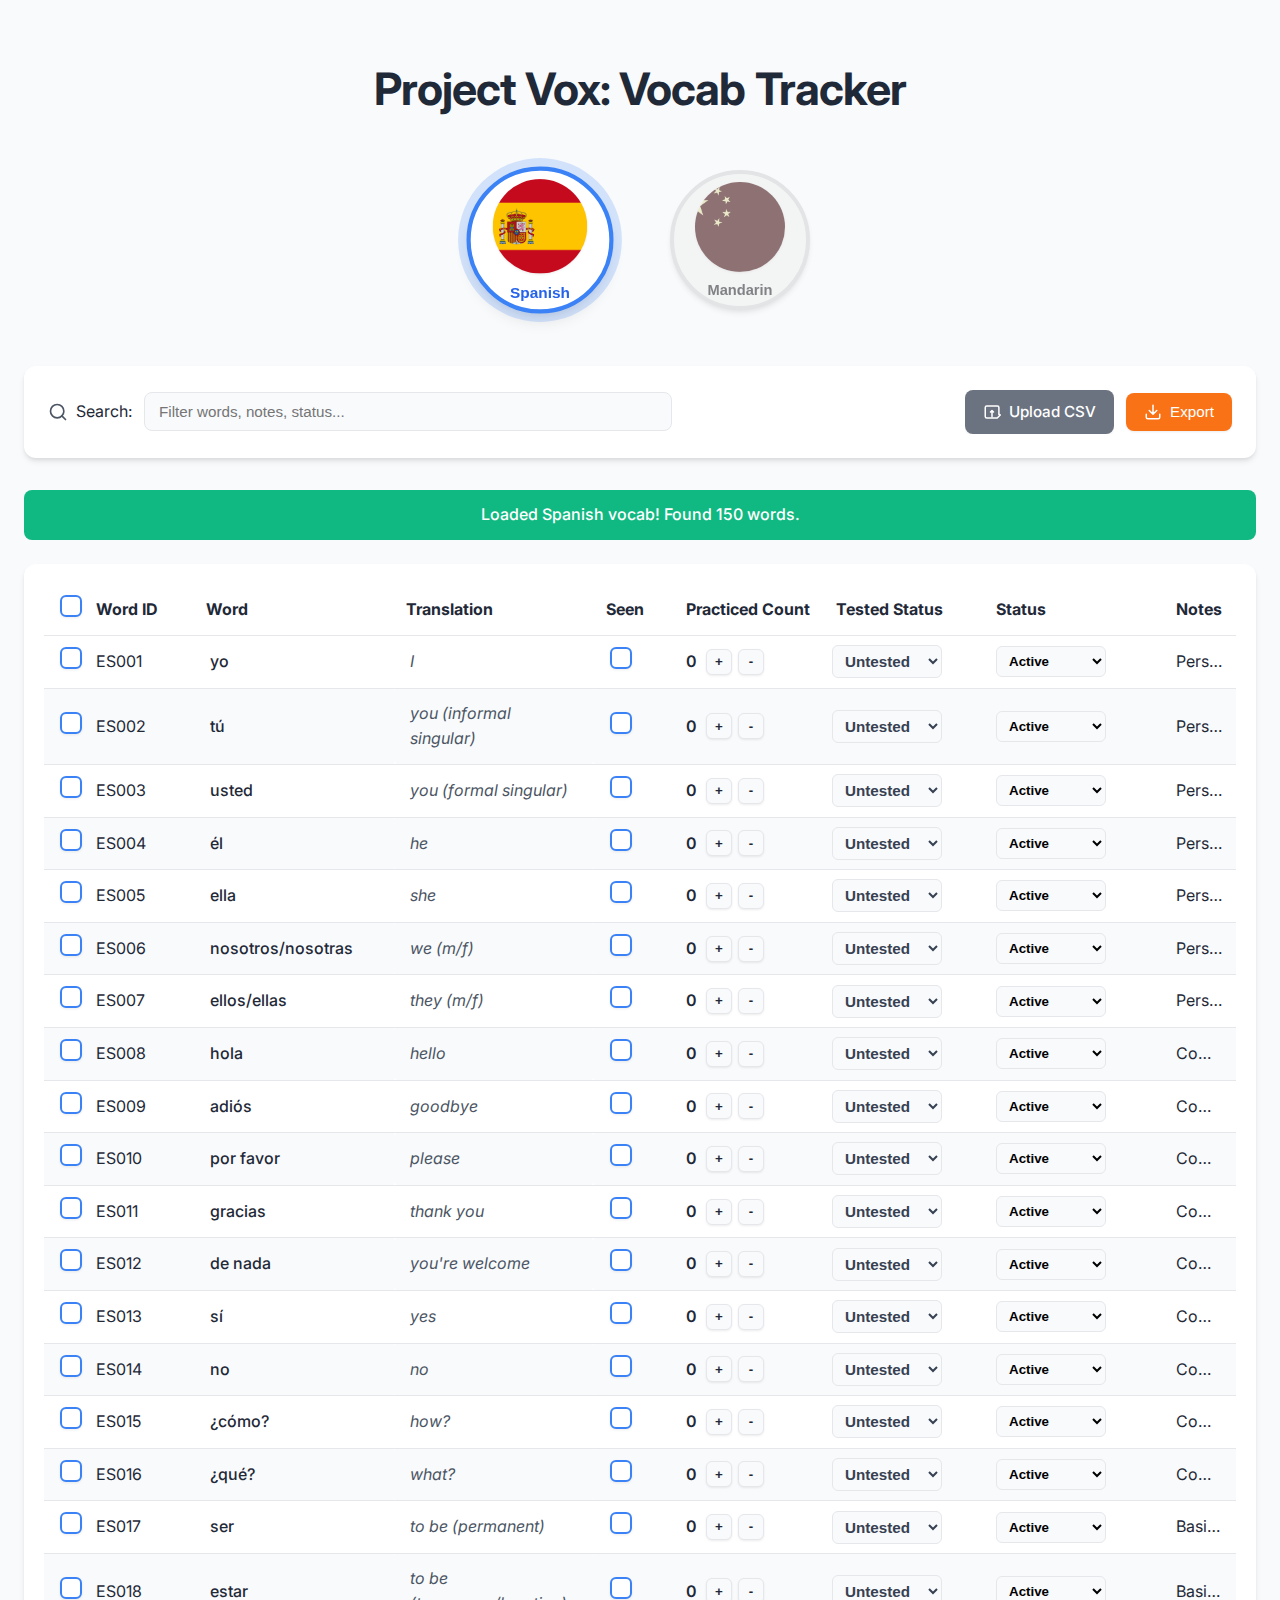
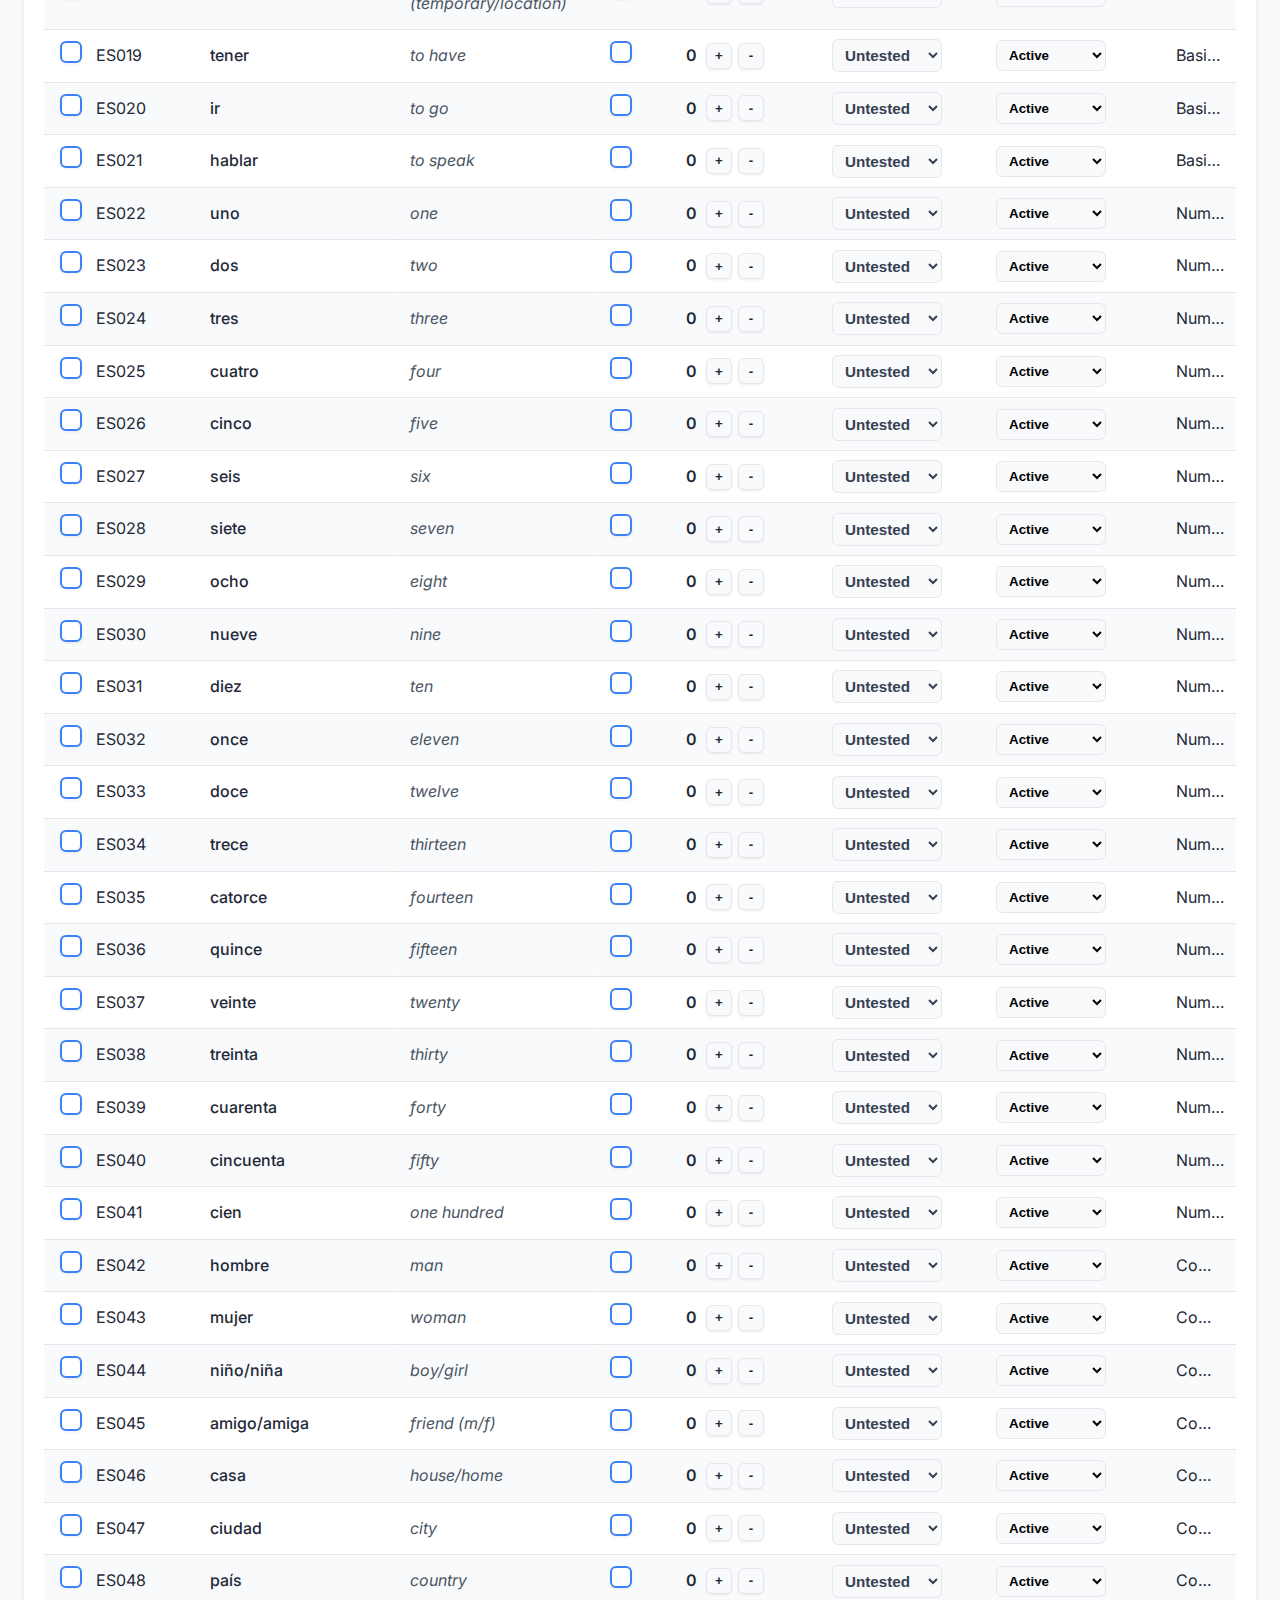
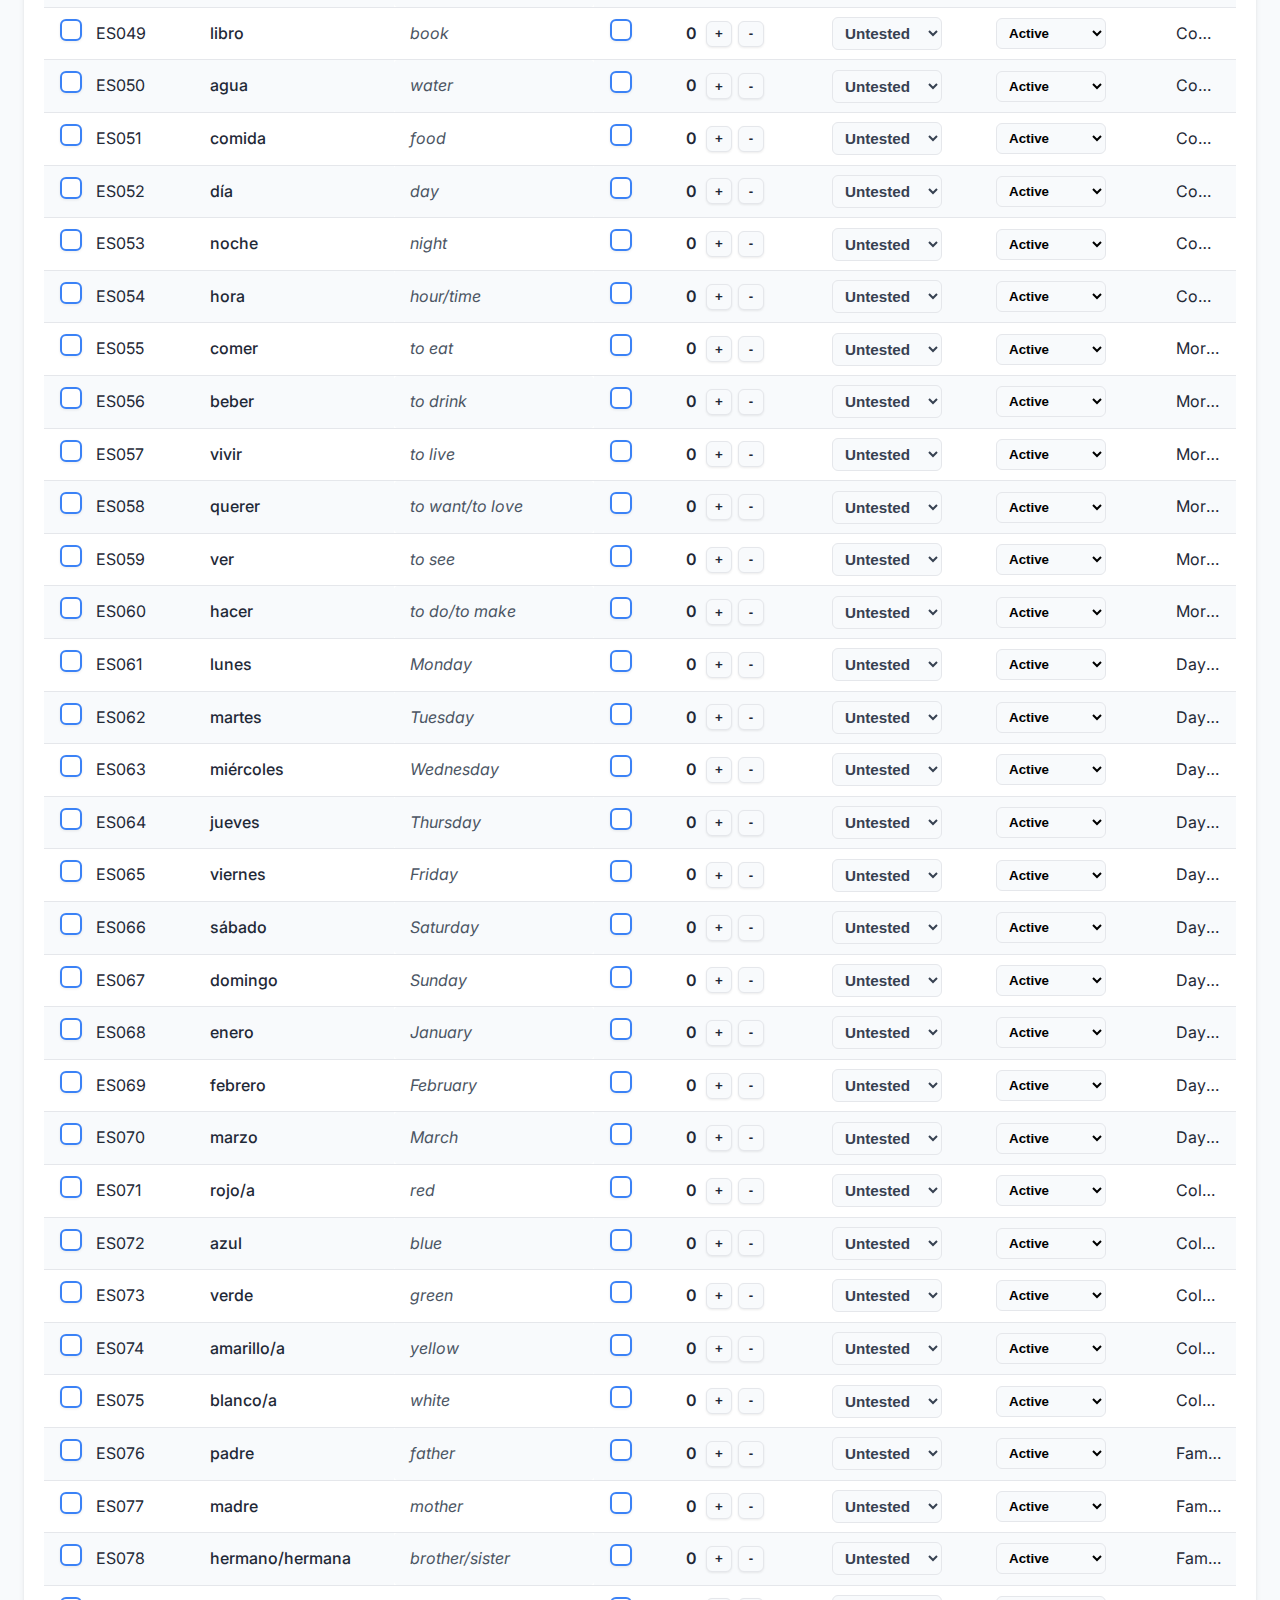
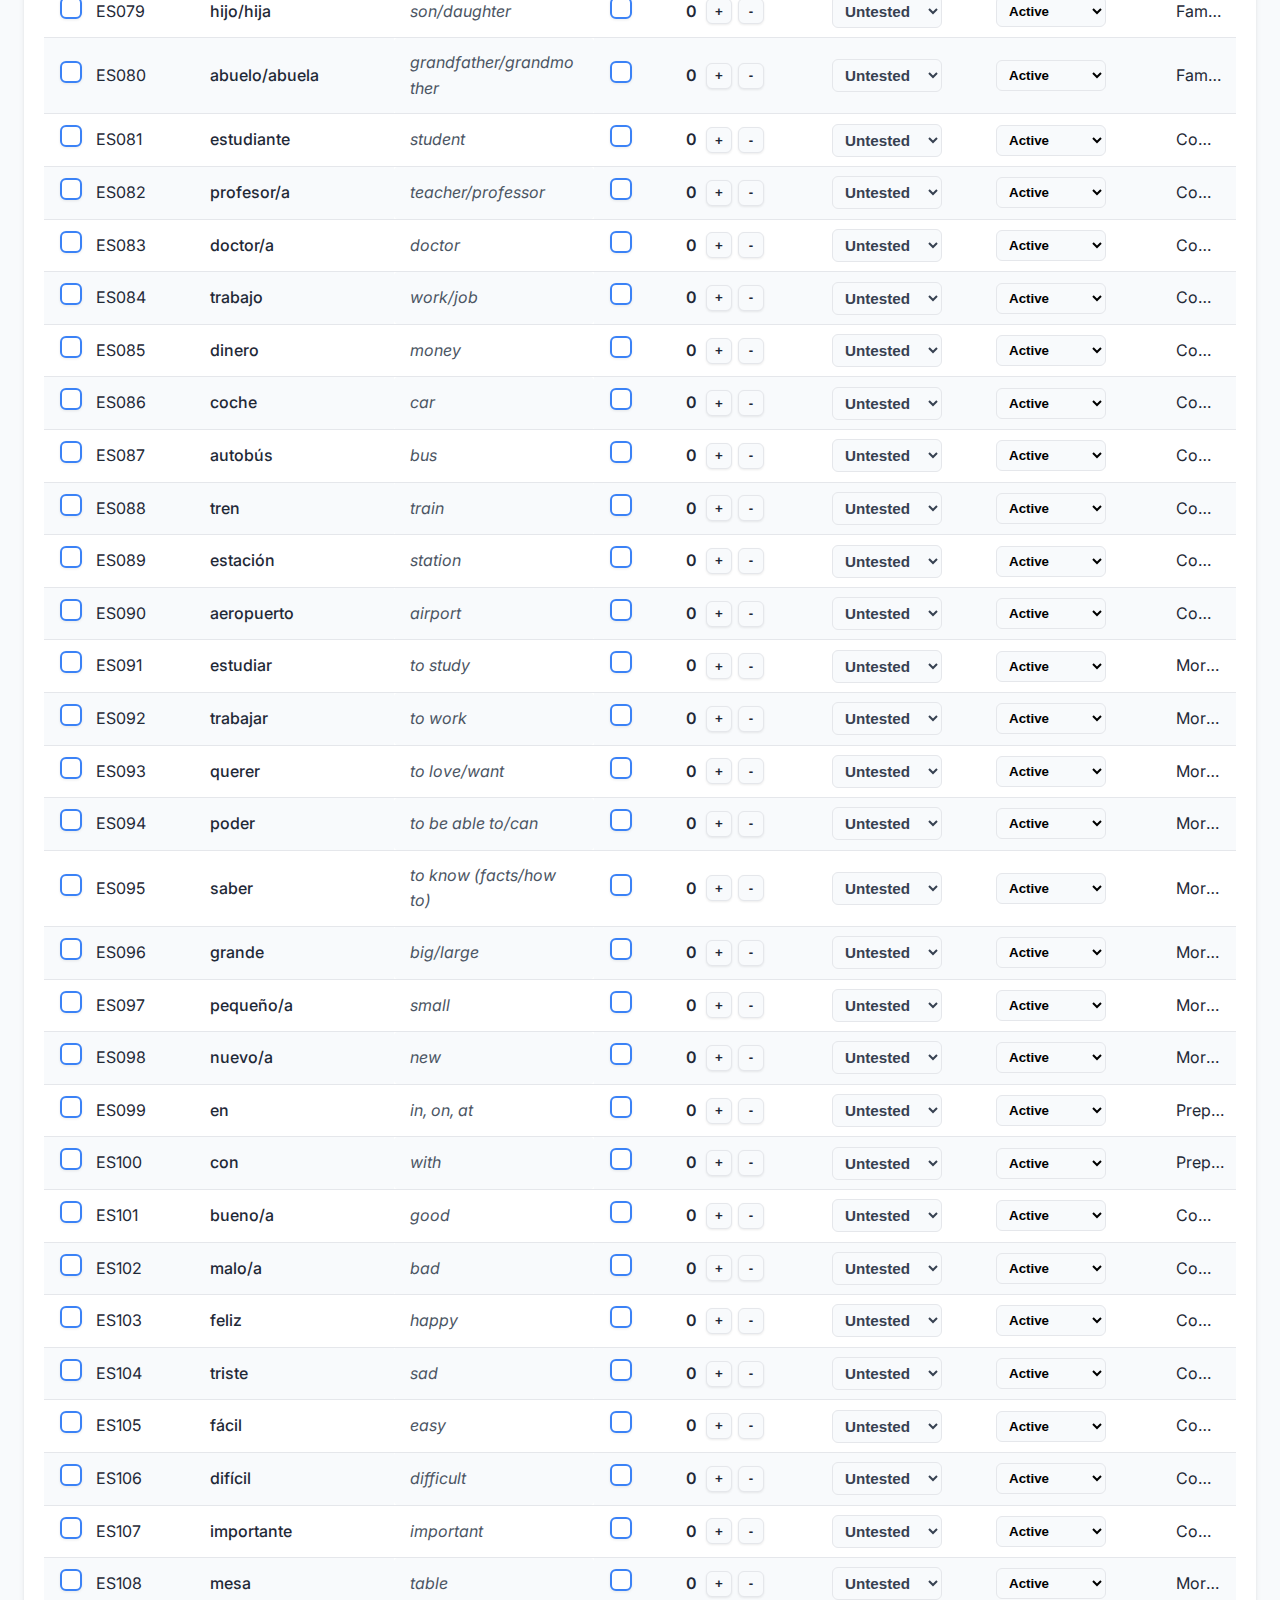
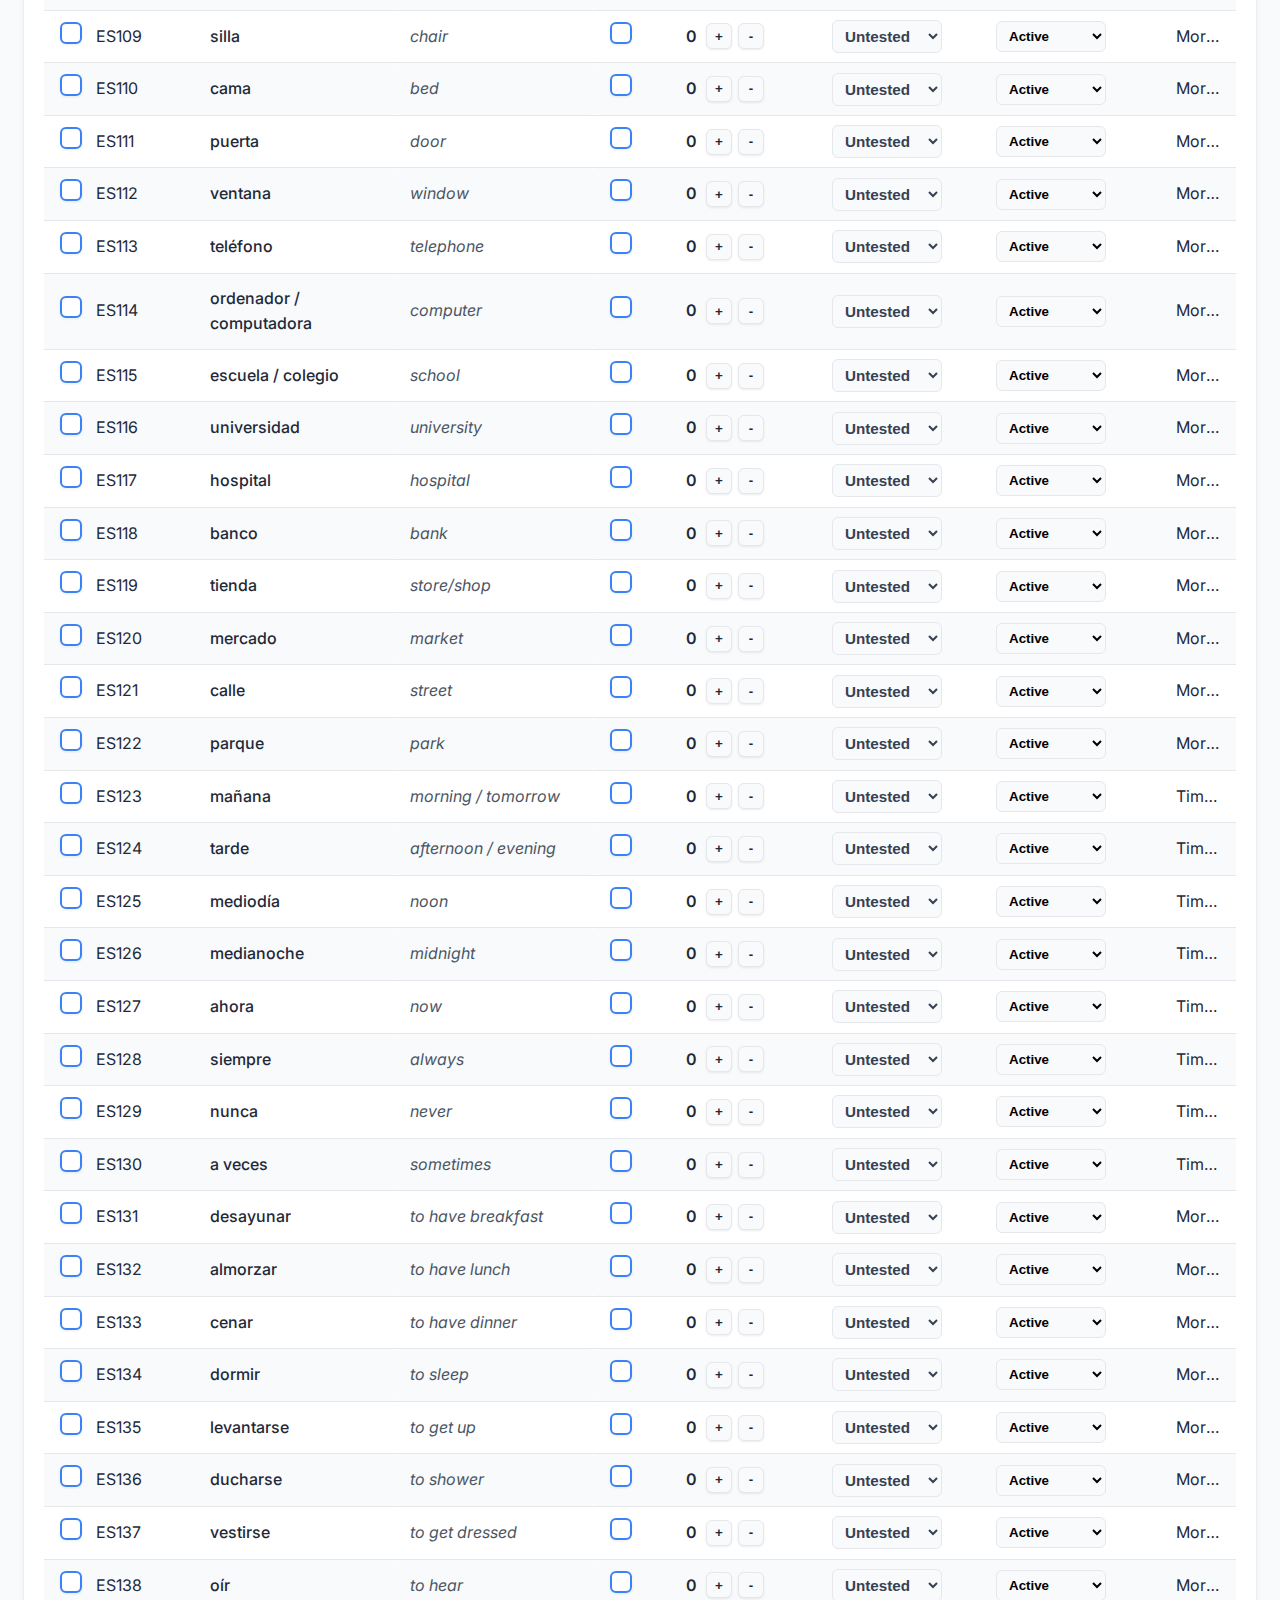
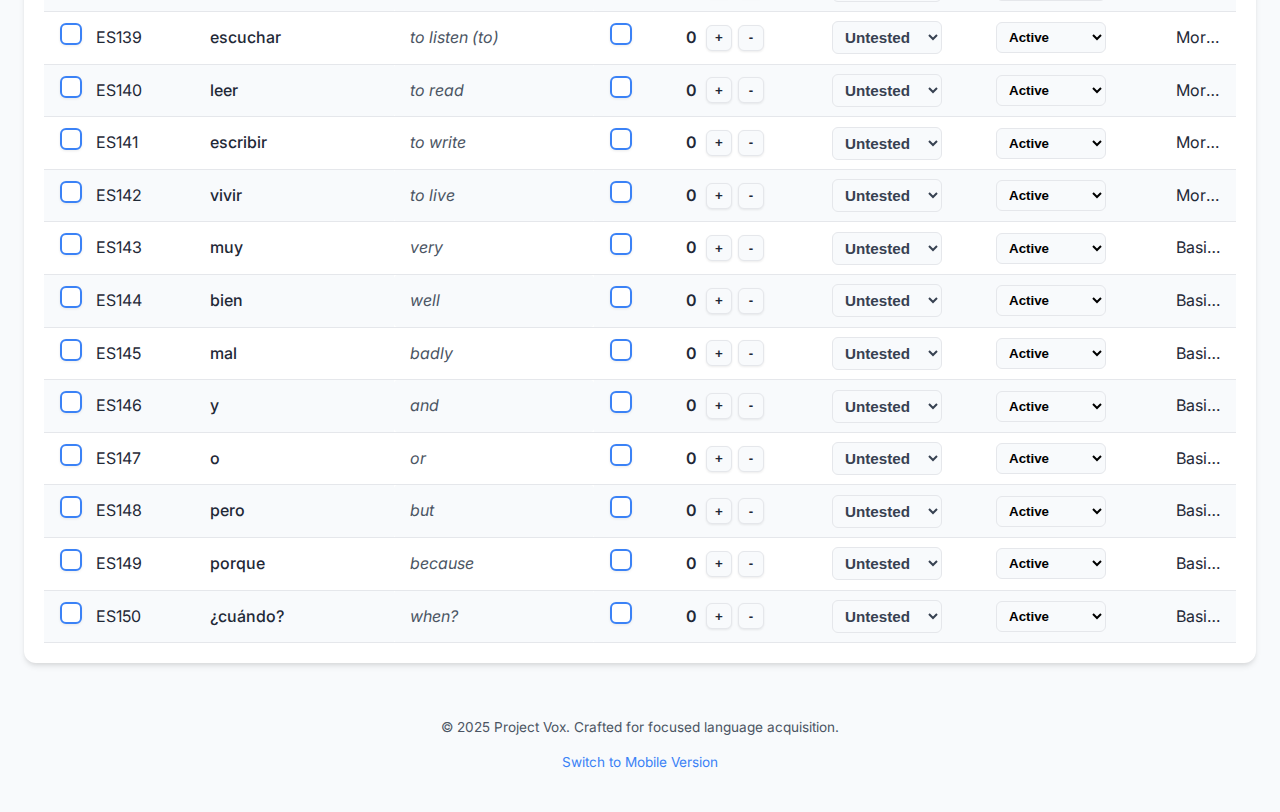
<file: docs/index.html>
<!DOCTYPE html>
<html lang="en">
<head>
    <meta charset="UTF-8">
    <meta name="viewport" content="width=device-width, initial-scale=1.0">
    <title>Project Vox: Vocab Tracker</title>
    <!-- Mobile Detection and Redirect -->
    <script>
        // Check if user is on mobile and redirect to mobile version
        function isMobileDevice() {
            return (typeof window.orientation !== "undefined") || (navigator.userAgent.indexOf('IEMobile') !== -1) || /Android|iPhone|iPad|iPod|BlackBerry|IEMobile|Opera Mini/i.test(navigator.userAgent);
        }
        
        // Only redirect if not explicitly staying on desktop version
        if (isMobileDevice() && !window.location.search.includes('desktop=true')) {
            window.location.href = 'mobile.html' + window.location.search;
        }
    </script>
    <!-- Link to Google Fonts for 'Inter' -->
    <link href="https://fonts.googleapis.com/css2?family=Inter:wght@300;400;500;600;700&display=swap" rel="stylesheet">
    <!-- Link to your external stylesheet -->
    <link rel="stylesheet" href="style.css">
</head>
<body>

    <h1>Project Vox: Vocab Tracker</h1>

    <!-- Language Selection Buttons -->
    <div id="language-switch">
        <button id="spanishBtn" class="flag-btn flag-btn-es selected">
            <img src="images/Spain_flag.png" alt="Spain Flag" class="flag-img">
            <span>Spanish</span>
        </button>
        <button id="mandarinBtn" class="flag-btn flag-btn-cn">
            <img src="images/China_flag.png" alt="China Flag" class="flag-img">
            <span>Mandarin</span>
        </button>
    </div>

    <div class="controls">
        <div class="control-group file-actions">
            <div class="file-upload">
                <label for="csvFile" class="file-label">
                    <svg class="icon" xmlns="http://www.w3.org/2000/svg" viewBox="0 0 24 24" fill="none" stroke="currentColor" stroke-width="2" stroke-linecap="round" stroke-linejoin="round"><path d="M21.2 15V6a2 2 0 0 0-2-2H5a2 2 0 0 0-2 2v12a2 2 0 0 0 2 2h14l2-2 2-2zM10 12l2-2 2 2M12 18V10"/></svg>
                    Upload CSV
                </label>
                <input type="file" id="csvFile" accept=".csv">
            </div>
            <button id="exportCsvBtn" class="control-btn export-btn">
                <svg class="icon" xmlns="http://www.w3.org/2000/svg" viewBox="0 0 24 24" fill="none" stroke="currentColor" stroke-width="2" stroke-linecap="round" stroke-linejoin="round"><path d="M21 15v4a2 2 0 0 1-2 2H5a2 2 0 0 1-2-2v-4M7 10l5 5 5-5M12 15V3"/></svg>
                Export
            </button>
        </div>

        <div class="control-group search-action">
            <label for="searchBox">
                <svg class="icon" xmlns="http://www.w3.org/2000/svg" viewBox="0 0 24 24" fill="none" stroke="currentColor" stroke-width="2" stroke-linecap="round" stroke-linejoin="round"><circle cx="11" cy="11" r="8"/><line x1="21" y1="21" x2="16.65" y2="16.65"/></svg>
                Search:
            </label>
            <input type="text" id="searchBox" placeholder="Filter words, notes, status...">
        </div>
    </div>

    <div id="message" class="active info">No CSV loaded. Selecting Spanish by default.</div>

    <div class="table-container">
        <table id="vocabTable">
            <colgroup>
                <col style="width:40px;">  <!-- Select checkbox -->
                <col style="width:110px;"> <!-- Word ID -->
                <col style="width:200px;"> <!-- Word -->
                <col style="width:200px;"> <!-- Translation -->
                <col style="width:80px;">  <!-- Seen -->
                <col style="width:150px;"> <!-- Practiced Count -->
                <col style="width:160px;"> <!-- Tested Status -->
                <col style="width:180px;"> <!-- Status -->
                <col>                      <!-- Notes (flexible) -->
            </colgroup>
            <thead>
                <tr>
                    <th data-column="select"><input type="checkbox" id="selectAll"></th>
                    <th data-column="word_id">Word ID</th>
                    <th data-column="word">Word</th>
                        <th data-column="translation">Translation</th> <!-- Added Translation header -->
                    <th data-column="seen">Seen</th>
                    <th data-column="practiced_count">Practiced Count</th>
                    <th data-column="tested_status">Tested Status</th>
                    <th data-column="status">Status</th>
                    <th data-column="notes">Notes</th>
                </tr>
            </thead>
            <tbody>
                <!-- Vocabulary data will be rendered here -->
            </tbody>
        </table>
    </div>

    <footer>
        <p>&copy; 2025 Project Vox. Crafted for focused language acquisition.</p>
        <p><a href="mobile.html" style="color: var(--primary-color); text-decoration: none;">Switch to Mobile Version</a></p>
    </footer>

    <script>
        const csvFile = document.getElementById('csvFile');
        const searchBox = document.getElementById('searchBox');
        const vocabTable = document.getElementById('vocabTable');
        const tableBody = vocabTable.querySelector('tbody');
        const tableHeaderRow = vocabTable.querySelector('thead tr');
        const selectAllCheckbox = document.getElementById('selectAll');
        const messageDiv = document.getElementById('message');

        const exportCsvBtn = document.getElementById('exportCsvBtn');

        const spanishBtn = document.getElementById('spanishBtn');
        const mandarinBtn = document.getElementById('mandarinBtn');

        const csvPaths = {
            spanish: 'data/vocab_progress_es.csv',
            mandarin: 'data/vocab_progress_zh.csv'
        };
        let vocabData = []; // Stores the parsed CSV data
        let currentLanguage = 'spanish'; // Default language
        let currentSortColumn = null;
        let currentSortDirection = 'asc'; // 'asc' or 'desc'

        // --- Utility Functions ---

        function showMessage(msg, type = 'info') {
            messageDiv.textContent = msg;
            messageDiv.className = 'active'; // Always show
            messageDiv.classList.add(type);
            clearTimeout(messageDiv.dataset.timer); // Clear existing timer
            messageDiv.dataset.timer = setTimeout(() => {
                messageDiv.classList.remove('active');
            }, 5000); // Hide after 5 seconds
        }

        // Robust CSV parser tailored to your schema
        function parseCSV(text) {
            const lines = text.trim().split(/\r?\n/);
            if (lines.length === 0) throw new Error("Empty CSV file.");

            // Basic CSV parsing that handles quoted fields
            const parseLine = (line) => {
                const values = [];
                let inQuote = false;
                let currentVal = '';
                for (let i = 0; i < line.length; i++) {
                    const char = line[i];
                    if (char === '"' && (i === 0 || line[i-1] === ',' || inQuote)) {
                        inQuote = !inQuote;
                        // Handle escaped quotes (e.g., "" becomes ") inside a quoted field
                        if (!inQuote && line[i+1] === '"') {
                            currentVal += '"';
                            i++; // Skip the next quote
                        }
                    } else if (char === ',' && !inQuote) {
                        values.push(currentVal.trim());
                        currentVal = '';
                    } else {
                        currentVal += char;
                    }
                }
                values.push(currentVal.trim()); // Add the last value
                return values;
            };

            const headers = parseLine(lines[0]);
            // Support both legacy schema and new schema
            const legacyHeaders = ['word_id', 'word', 'seen', 'practiced_count', 'tested', 'correct_count', 'status', 'notes'];
            const legacyWithTranslation = ['word_id', 'word', 'translation', 'seen', 'practiced_count', 'tested', 'correct_count', 'status', 'notes'];
            const newHeaders = ['word_id', 'word', 'translation', 'seen', 'practiced_count', 'tested_status', 'status', 'notes'];
            const isLegacy = legacyHeaders.every(h => headers.includes(h));
            const isLegacyWithTranslation = legacyWithTranslation.every(h => headers.includes(h));
            const isNew = newHeaders.every(h => headers.includes(h));
            if (!isLegacy && !isLegacyWithTranslation && !isNew) {
                throw new Error(`CSV headers do not match expected schema. Expected either: ${legacyHeaders.join(', ')} or ${legacyWithTranslation.join(', ')} or ${newHeaders.join(', ')}`);
            }

            return lines.slice(1).map(line => {
                const values = parseLine(line);
                let row = {};
                headers.forEach((header, i) => {
                    let value = values[i];
                    if (value === undefined) value = '';
                    if (header === 'seen') {
                        row.seen = String(value).toUpperCase() === 'TRUE';
                    } else if (header === 'tested') {
                        // legacy boolean tested
                        row.tested = String(value).toUpperCase() === 'TRUE';
                    } else if (header === 'correct_count') {
                        row.correct_count = parseInt(value, 10) || 0; // legacy count
                    } else if (header === 'practiced_count') {
                        row.practiced_count = parseInt(value, 10) || 0;
                    } else if (header === 'tested_status') {
                        // new schema: 0=untested,1=passed,2=failed
                        const n = parseInt(value, 10);
                        row.tested_status = [0,1,2].includes(n) ? n : 0;
                    } else if (header === 'word_id' || header === 'word' || header === 'translation' || header === 'status' || header === 'notes') {
                        row[header] = value;
                    }
                });
                // Normalize: ensure tested_status exists for rendering
                if (row.tested_status === undefined) {
                    // derive from legacy tested/correct_count
                    if (row.tested === true && (row.correct_count || 0) > 0) row.tested_status = 1;
                    else if (row.tested === true) row.tested_status = 2;
                    else row.tested_status = 0;
                }
                return row;
            });
        }

        // Convert data back to CSV string
        function toCSV(data) {
            if (data.length === 0) return '';
            // Emit in new schema order regardless of input
            const headers = ['word_id','word','translation','seen','practiced_count','tested_status','status','notes'].join(',');
            const rows = data.map(row => {
                const ordered = {
                    word_id: row.word_id,
                    word: row.word,
                    translation: row.translation || '',
                    seen: !!row.seen,
                    practiced_count: Number(row.practiced_count) || 0,
                    tested_status: Number(row.tested_status) || 0,
                    status: row.status || 'active',
                    notes: row.notes || ''
                };
                return Object.values(ordered).map(value => {
                    if (typeof value === 'boolean') {
                        return value ? 'TRUE' : 'FALSE';
                    }
                    // Enclose strings with commas or quotes in double quotes
                    if (typeof value === 'string' && (value.includes(',') || value.includes('"'))) {
                        return `"${value.replace(/"/g, '""')}"`; // Escape existing quotes
                    }
                    return value;
                }).join(',');
            });
            return [headers, ...rows].join('\n');
        }

        // --- Table Rendering and Interactivity ---

        function renderTable() {
            tableBody.innerHTML = '';
            const filterText = searchBox.value.toLowerCase();
            let filteredData = vocabData.filter(row => {
                if (!filterText) return true;
                return Object.values(row).some(value => String(value).toLowerCase().includes(filterText));
            });
            if (filteredData.length === 0) {
                tableBody.innerHTML = `<tr><td colspan="${vocabTable.querySelector('thead th').length}" style="text-align: center; padding: 20px; color: var(--text-color-secondary);">No matching words found or no CSV loaded.</td></tr>`;
                selectAllCheckbox.checked = false;
                return;
            }
            filteredData.forEach(row => {
                const tr = document.createElement('tr');
                tr.dataset.wordId = row.word_id;
                if (row.status === 'retired') tr.classList.add('retired');
                // Selection checkbox cell
                const selectTd = document.createElement('td');
                const checkbox = document.createElement('input');
                checkbox.type = 'checkbox';
                checkbox.className = 'row-select-checkbox';
                selectTd.appendChild(checkbox);
                tr.appendChild(selectTd);
                // Word ID
                const wordIdTd = document.createElement('td');
                wordIdTd.textContent = row.word_id;
                tr.appendChild(wordIdTd);
                // Word
                const wordTd = document.createElement('td');
                wordTd.className = 'word';
                wordTd.textContent = row.word;
                tr.appendChild(wordTd);
                // Translation
                const translationTd = document.createElement('td');
                translationTd.className = 'translation';
                translationTd.textContent = row.translation || '';
                translationTd.contentEditable = true;
                translationTd.addEventListener('blur', e => {
                    row.translation = e.target.textContent.trim();
                });
                tr.appendChild(translationTd);
                // Seen
                const seenTd = document.createElement('td');
                const seenCheckbox = document.createElement('input');
                seenCheckbox.type = 'checkbox';
                seenCheckbox.checked = row.seen;
                seenCheckbox.className = 'custom-checkbox';
                seenCheckbox.addEventListener('change', e => {
                    row.seen = e.target.checked;
                });
                seenTd.appendChild(seenCheckbox);
                tr.appendChild(seenTd);
                // Practiced Count with inline controls
                const practicedTd = document.createElement('td');
                practicedTd.className = 'practiced_count';
                const pcWrap = document.createElement('div');
                pcWrap.className = 'pc-wrap';
                const countSpan = document.createElement('span');
                countSpan.textContent = row.practiced_count;
                countSpan.className = 'count-val';
                const plusBtn = document.createElement('button');
                plusBtn.textContent = '+';
                plusBtn.className = 'practiced-control';
                plusBtn.onclick = () => {
                    row.practiced_count++;
                    renderTable();
                };
                const minusBtn = document.createElement('button');
                minusBtn.textContent = '-';
                minusBtn.className = 'practiced-control';
                minusBtn.onclick = () => {
                    if (row.practiced_count > 0) row.practiced_count--;
                    renderTable();
                };
                pcWrap.appendChild(countSpan);
                pcWrap.appendChild(plusBtn);
                pcWrap.appendChild(minusBtn);
                practicedTd.appendChild(pcWrap);
                tr.appendChild(practicedTd);
                // Tested status (three states via single integer)
                const testedTd = document.createElement('td');
                testedTd.className = 'tested-status';
                const testedSelect = document.createElement('select');
                const mapIntToStr = {0:'untested',1:'passed',2:'failed'};
                const mapStrToInt = {untested:0,passed:1,failed:2};
                const current = mapIntToStr[row.tested_status ?? 0] || 'untested';
                ['untested','passed','failed'].forEach(opt => {
                    const option = document.createElement('option');
                    option.value = opt;
                    option.textContent = opt.charAt(0).toUpperCase() + opt.slice(1);
                    if (opt === current) option.selected = true;
                    testedSelect.appendChild(option);
                });
                // set initial color class
                testedSelect.className = `t-status-${current}`;
                testedSelect.onchange = e => {
                    row.tested_status = mapStrToInt[e.target.value] ?? 0;
                    testedSelect.className = `t-status-${e.target.value}`;
                    renderTable();
                };
                testedTd.appendChild(testedSelect);
                tr.appendChild(testedTd);
                // Status (dropdown: active/retired)
                const statusTd = document.createElement('td');
                statusTd.className = 'status';
                const statusSelect = document.createElement('select');
                statusSelect.className = 'status-select';
                const currentStatus = (row.status && row.status.trim()) || 'active';
                ['active','retired'].forEach(opt => {
                    const o = document.createElement('option');
                    o.value = opt;
                    o.textContent = opt.charAt(0).toUpperCase() + opt.slice(1);
                    if (currentStatus === opt) o.selected = true;
                    statusSelect.appendChild(o);
                });
                statusSelect.onchange = e => {
                    row.status = e.target.value;
                    renderTable();
                };
                statusTd.appendChild(statusSelect);
                tr.appendChild(statusTd);
                // Notes
                const notesTd = document.createElement('td');
                notesTd.textContent = row.notes;
                notesTd.contentEditable = true;
                notesTd.addEventListener('blur', e => {
                    row.notes = e.target.textContent.trim();
                    renderTable();
                });
                tr.appendChild(notesTd);
                tableBody.appendChild(tr);
            });
            selectAllCheckbox.checked = false;
        }

        // --- Event Listeners ---

        csvFile.addEventListener('change', async (event) => {
            const file = event.target.files[0];
            if (!file) return;

            try {
                const text = await file.text();
                vocabData = parseCSV(text);
                renderTable();
                showMessage(`CSV loaded successfully from ${file.name}! Found ${vocabData.length} words.`, 'success');
                // De-select language buttons when a manual file is loaded
                spanishBtn.classList.remove('selected');
                mandarinBtn.classList.remove('selected');
            } catch (error) {
                console.error("Error loading CSV:", error);
                showMessage(`Error loading CSV: ${error.message}. Please check file format.`, 'error');
                vocabData = []; // Clear data if parsing fails
                renderTable(); // Render empty table
            }
        });

        searchBox.addEventListener('keyup', renderTable);

        // Sort table when header is clicked
        tableHeaderRow.addEventListener('click', (e) => {
            const th = e.target.closest('th');
            if (!th || !th.dataset.column || th.dataset.column === 'select') return;

            const column = th.dataset.column;
            
            // Clear previous sort indicators
            tableHeaderRow.querySelectorAll('th').forEach(header => {
                header.classList.remove('sorted-asc', 'sorted-desc');
            });

            if (currentSortColumn === column) {
                currentSortDirection = currentSortDirection === 'asc' ? 'desc' : 'asc';
            } else {
                currentSortColumn = column;
                currentSortDirection = 'asc';
            }

            th.classList.add(`sorted-${currentSortDirection}`);
            renderTable();
        });

        // Select All / Deselect All functionality (only affects visible rows)
        selectAllCheckbox.addEventListener('change', (e) => {
            // Only select/deselect visible checkboxes
            document.querySelectorAll('#vocabTable tbody .row-select-checkbox').forEach(checkbox => {
                checkbox.checked = e.target.checked;
            });
        });

    // Batch actions removed in favor of per-row controls

        exportCsvBtn.addEventListener('click', () => {
            if (vocabData.length === 0) {
                showMessage('No data to export. Please load a CSV first.', 'error');
                return;
            }
            const csvContent = toCSV(vocabData);
            const blob = new Blob([csvContent], { type: 'text/csv;charset=utf-8;' });
            const url = URL.createObjectURL(blob);
            const a = document.createElement('a');
            a.href = url;
            const filename = `vocab_progress_${currentLanguage}_${new Date().toISOString().slice(0,10).replace(/-/g,'')}.csv`;
            a.download = filename;
            document.body.appendChild(a);
            a.click();
            document.body.removeChild(a);
            URL.revokeObjectURL(url);
            showMessage('CSV exported successfully!', 'success');
        });

        // Language Switchers
        async function switchLanguage(lang) {
            currentLanguage = lang;
            spanishBtn.classList.remove('selected');
            mandarinBtn.classList.remove('selected');
            document.getElementById(`${lang}Btn`).classList.add('selected');
            csvFile.value = ''; // Clear file input as we're loading from known path
            await loadVocabFromPath(csvPaths[lang]);
        }

        async function loadVocabFromPath(path) {
            try {
                const response = await fetch(path);
                if (!response.ok) {
                    // Specific message for auto-load failure
                    throw new Error(`Could not load CSV from '${path}'. Please ensure the file exists in the correct folder or use the 'Upload CSV' button.`);
                }
                const text = await response.text();
                vocabData = parseCSV(text);
                renderTable();
                showMessage(`Loaded ${currentLanguage.charAt(0).toUpperCase() + currentLanguage.slice(1)} vocab! Found ${vocabData.length} words.`, 'success');
            } catch (error) {
                console.error("Auto-load error:", error);
                showMessage(`Auto-load failed: ${error.message}`, 'error');
                vocabData = []; // Clear data if auto-load fails
                renderTable();
            }
        }


        // Initial load on page load
        document.addEventListener('DOMContentLoaded', () => {
            // Load Spanish by default
            switchLanguage('spanish'); // This will also select the Spanish button
            // Attach event listeners to language buttons
            spanishBtn.addEventListener('click', () => switchLanguage('spanish'));
            mandarinBtn.addEventListener('click', () => switchLanguage('mandarin'));
        });

    </script>
</body>
</html>
</file>
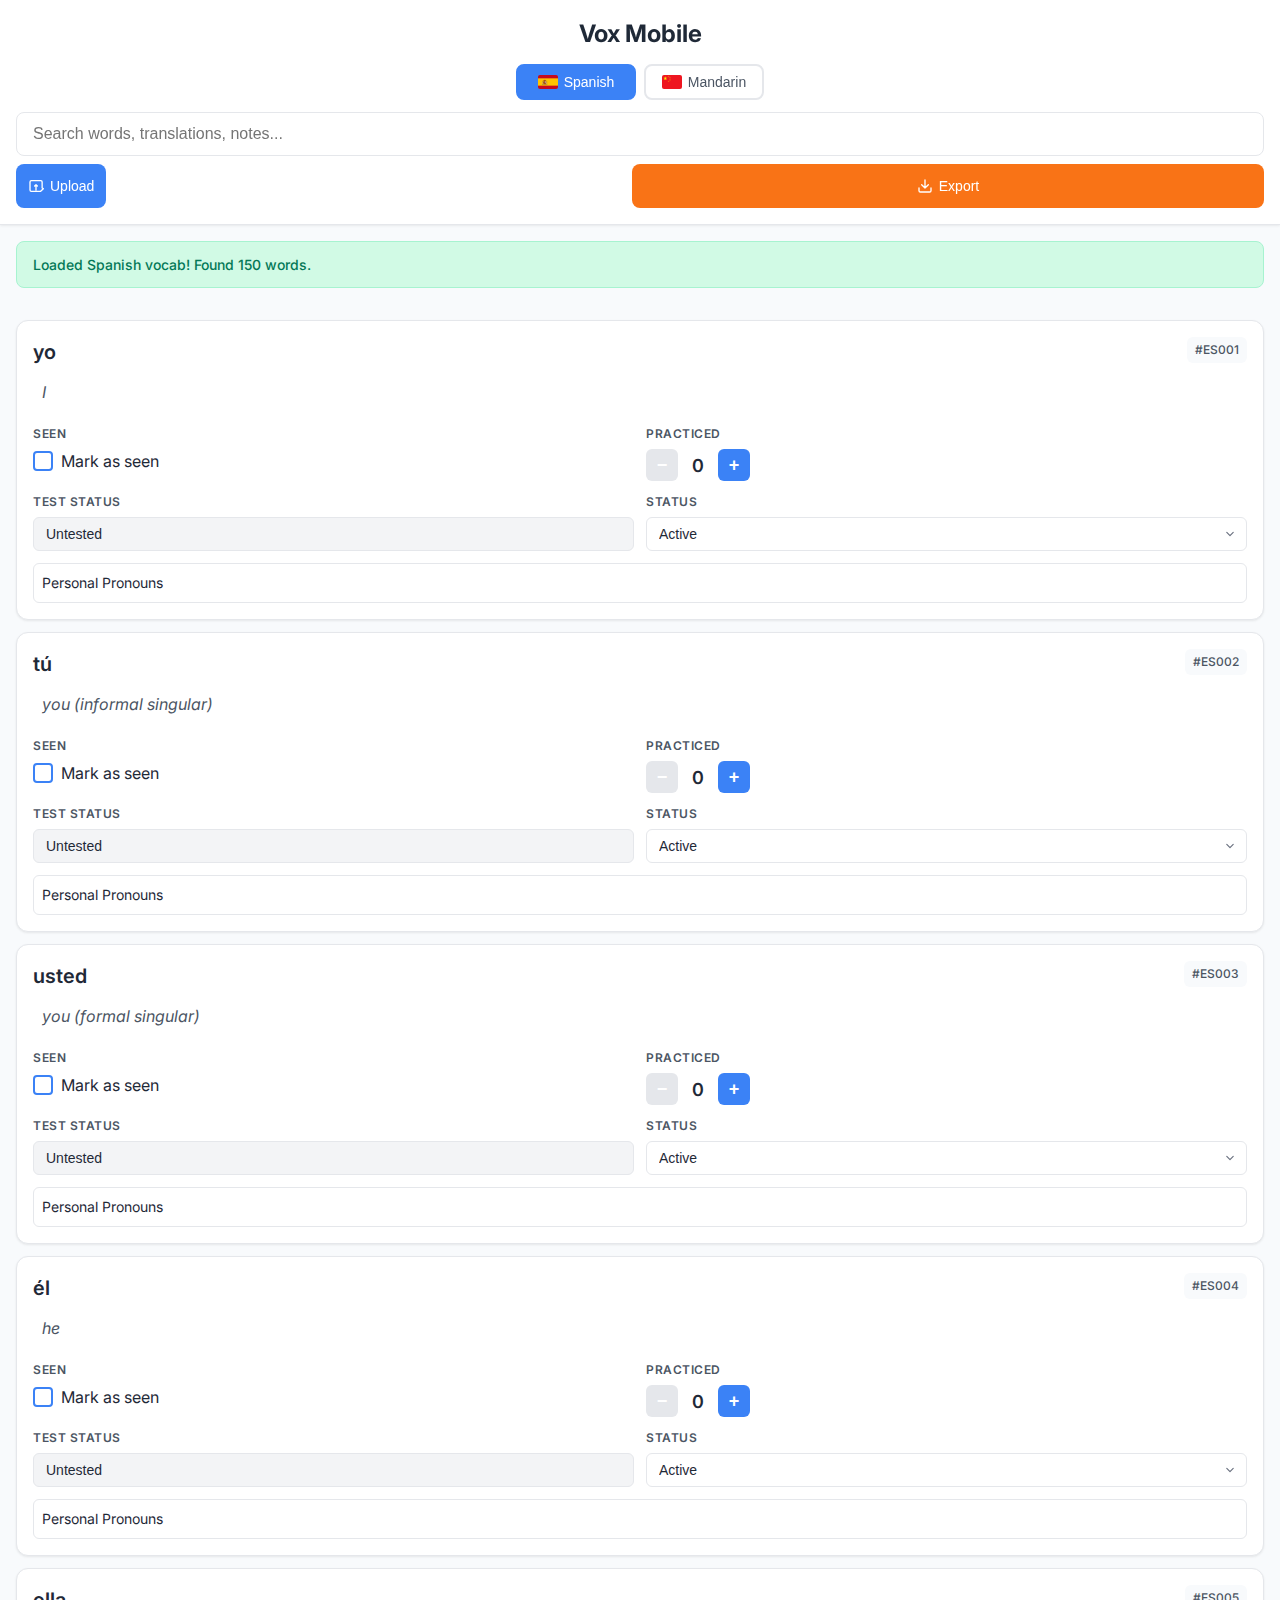
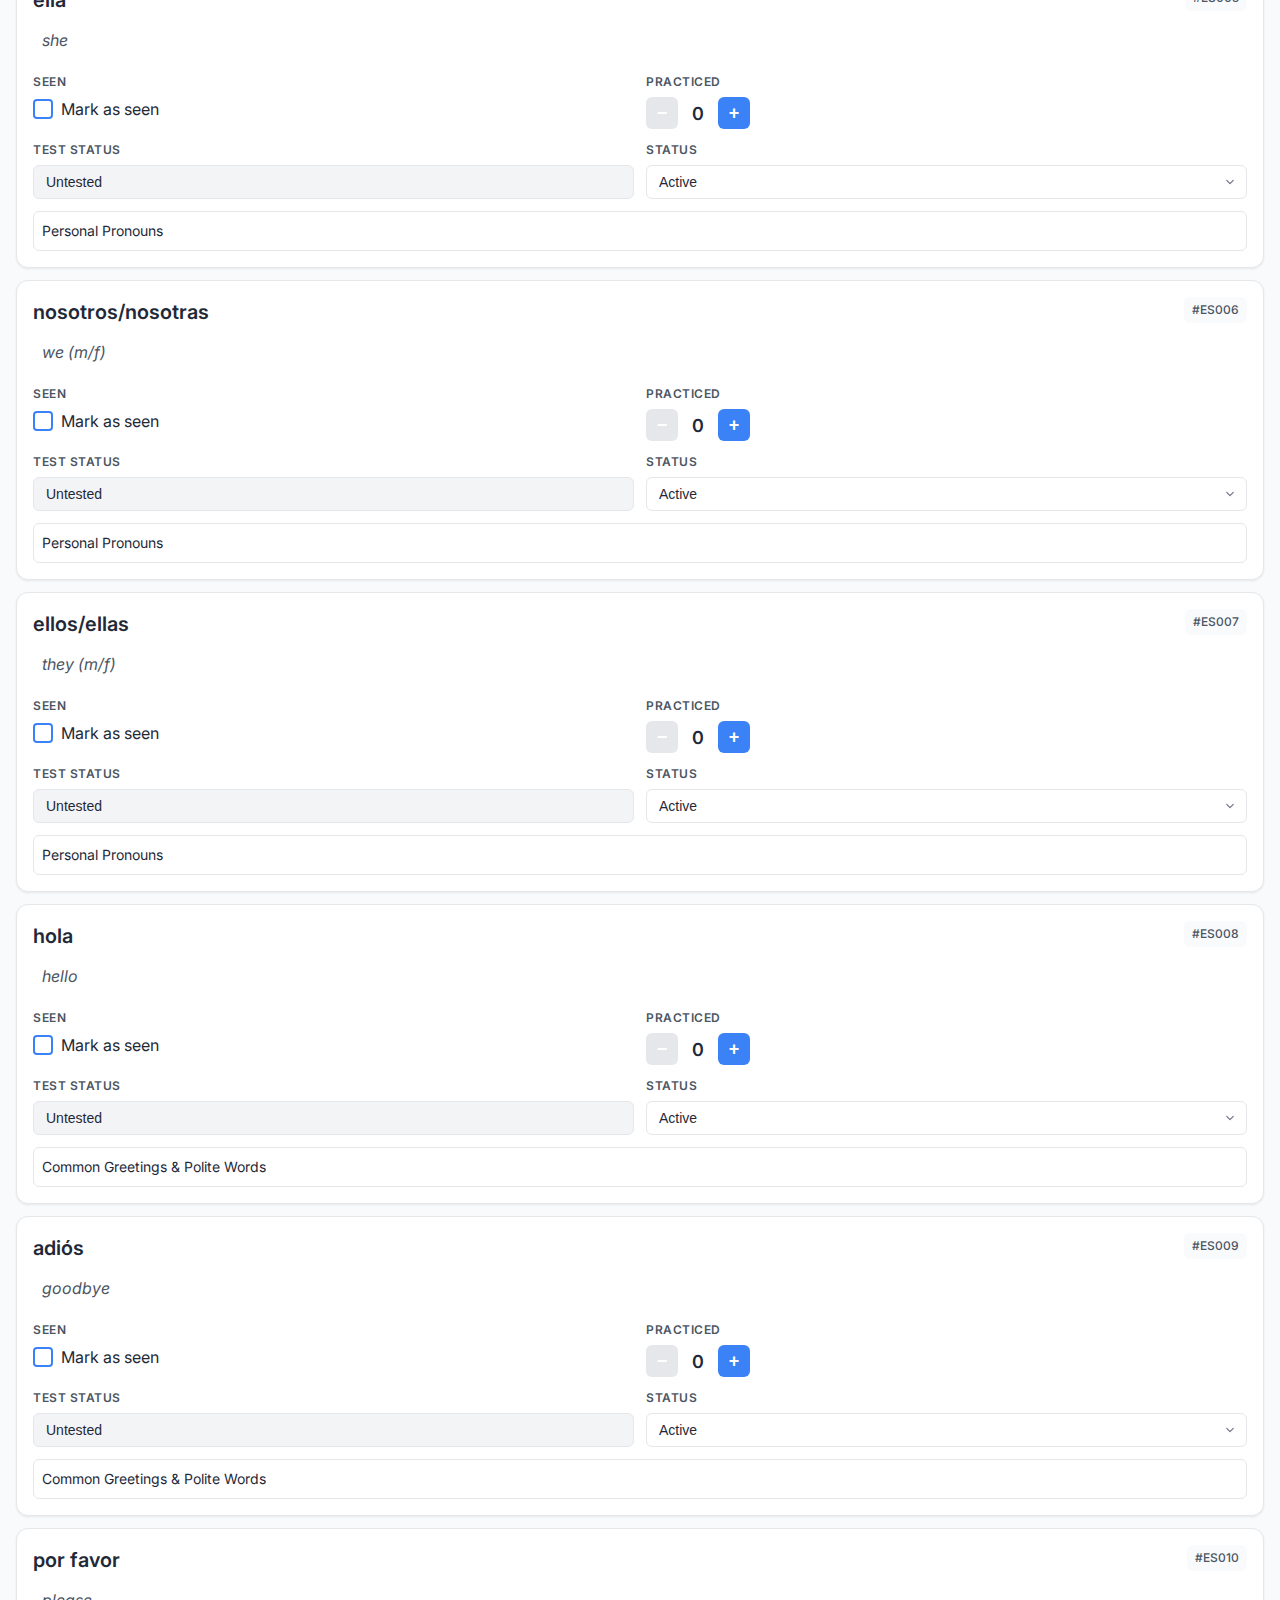
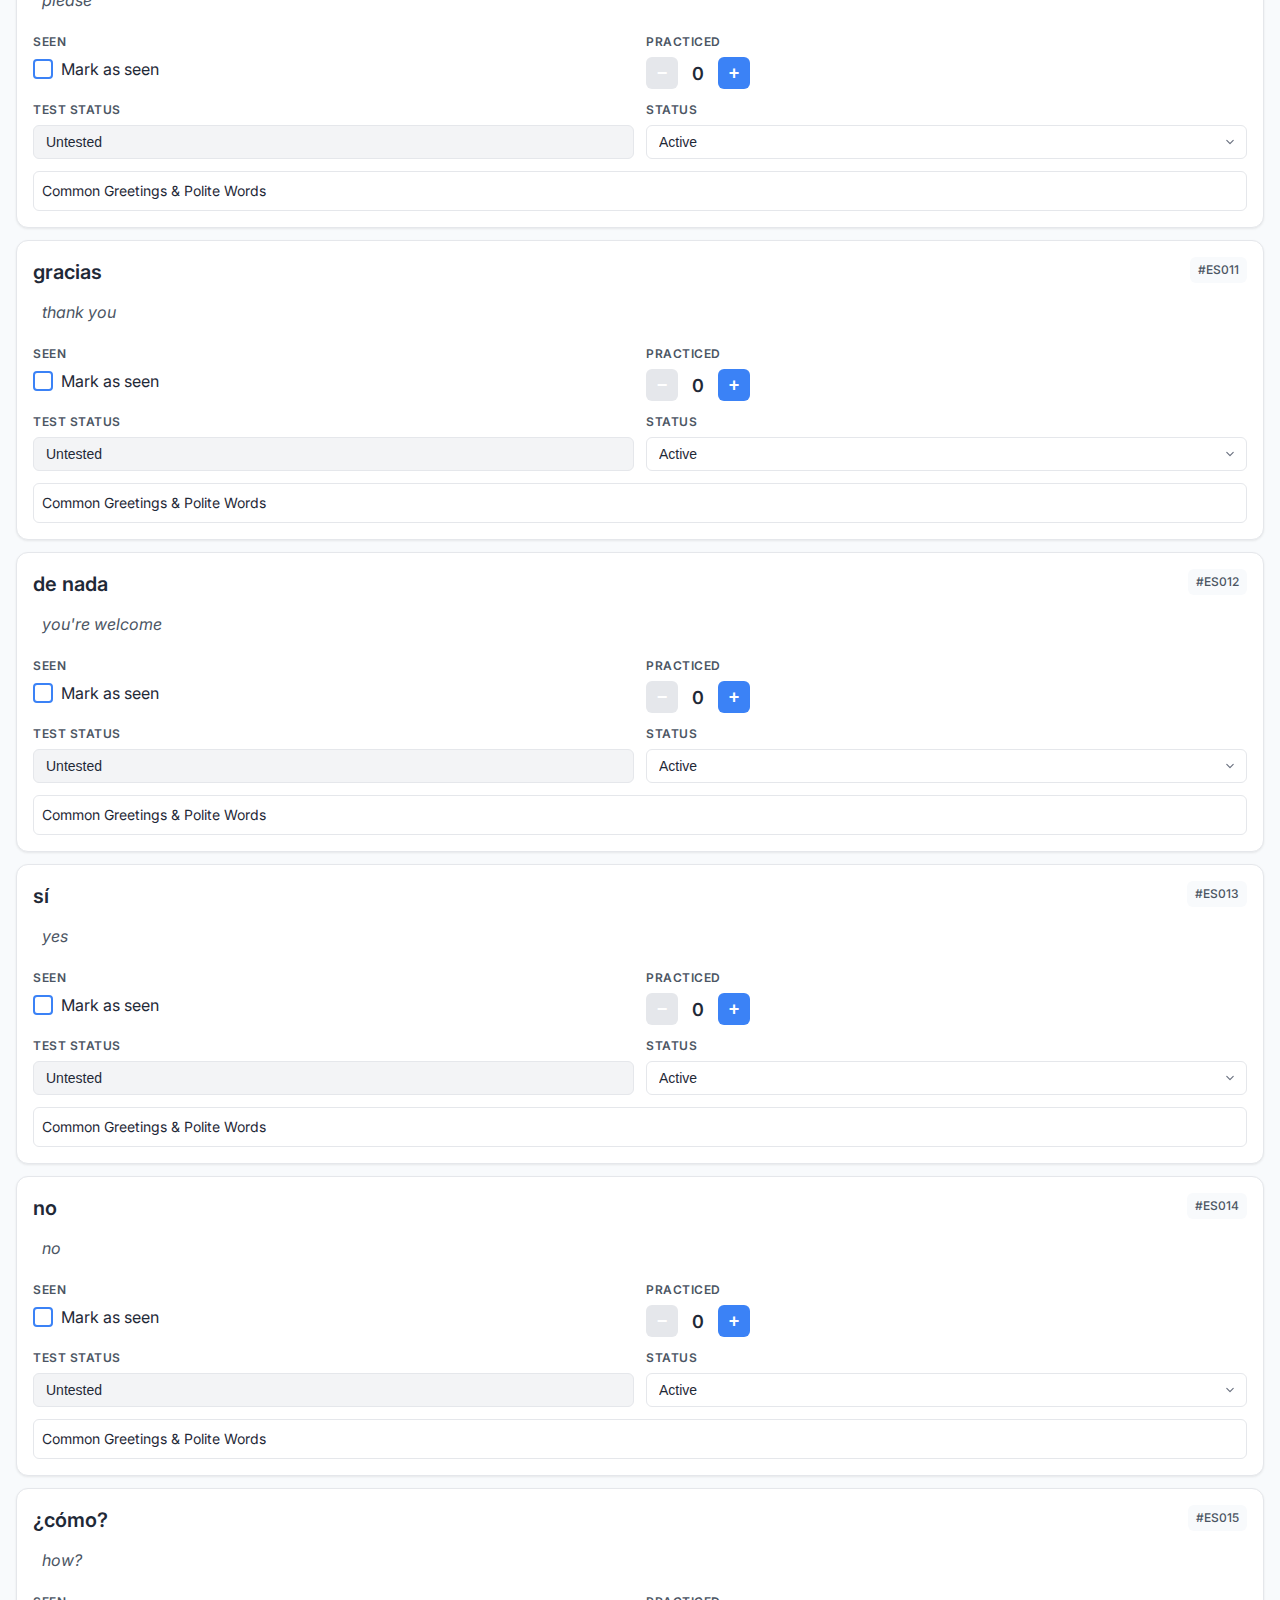
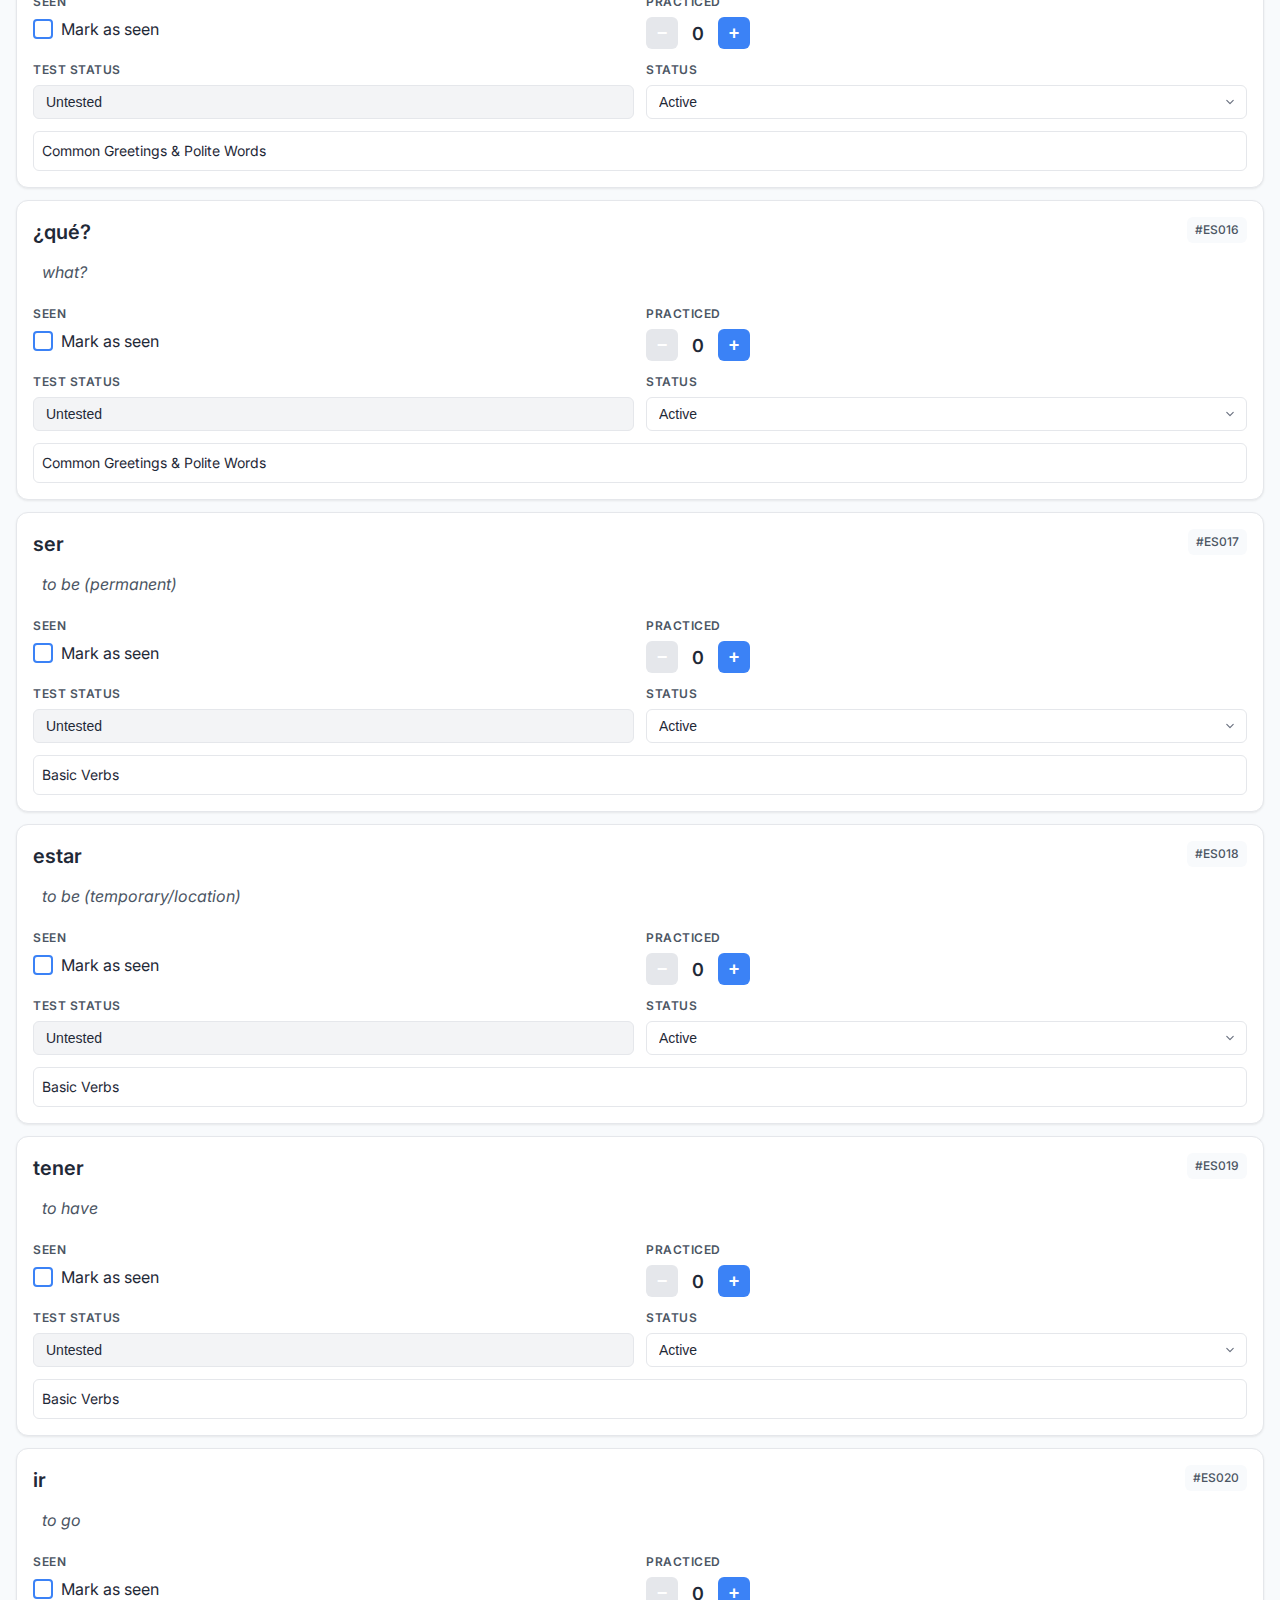
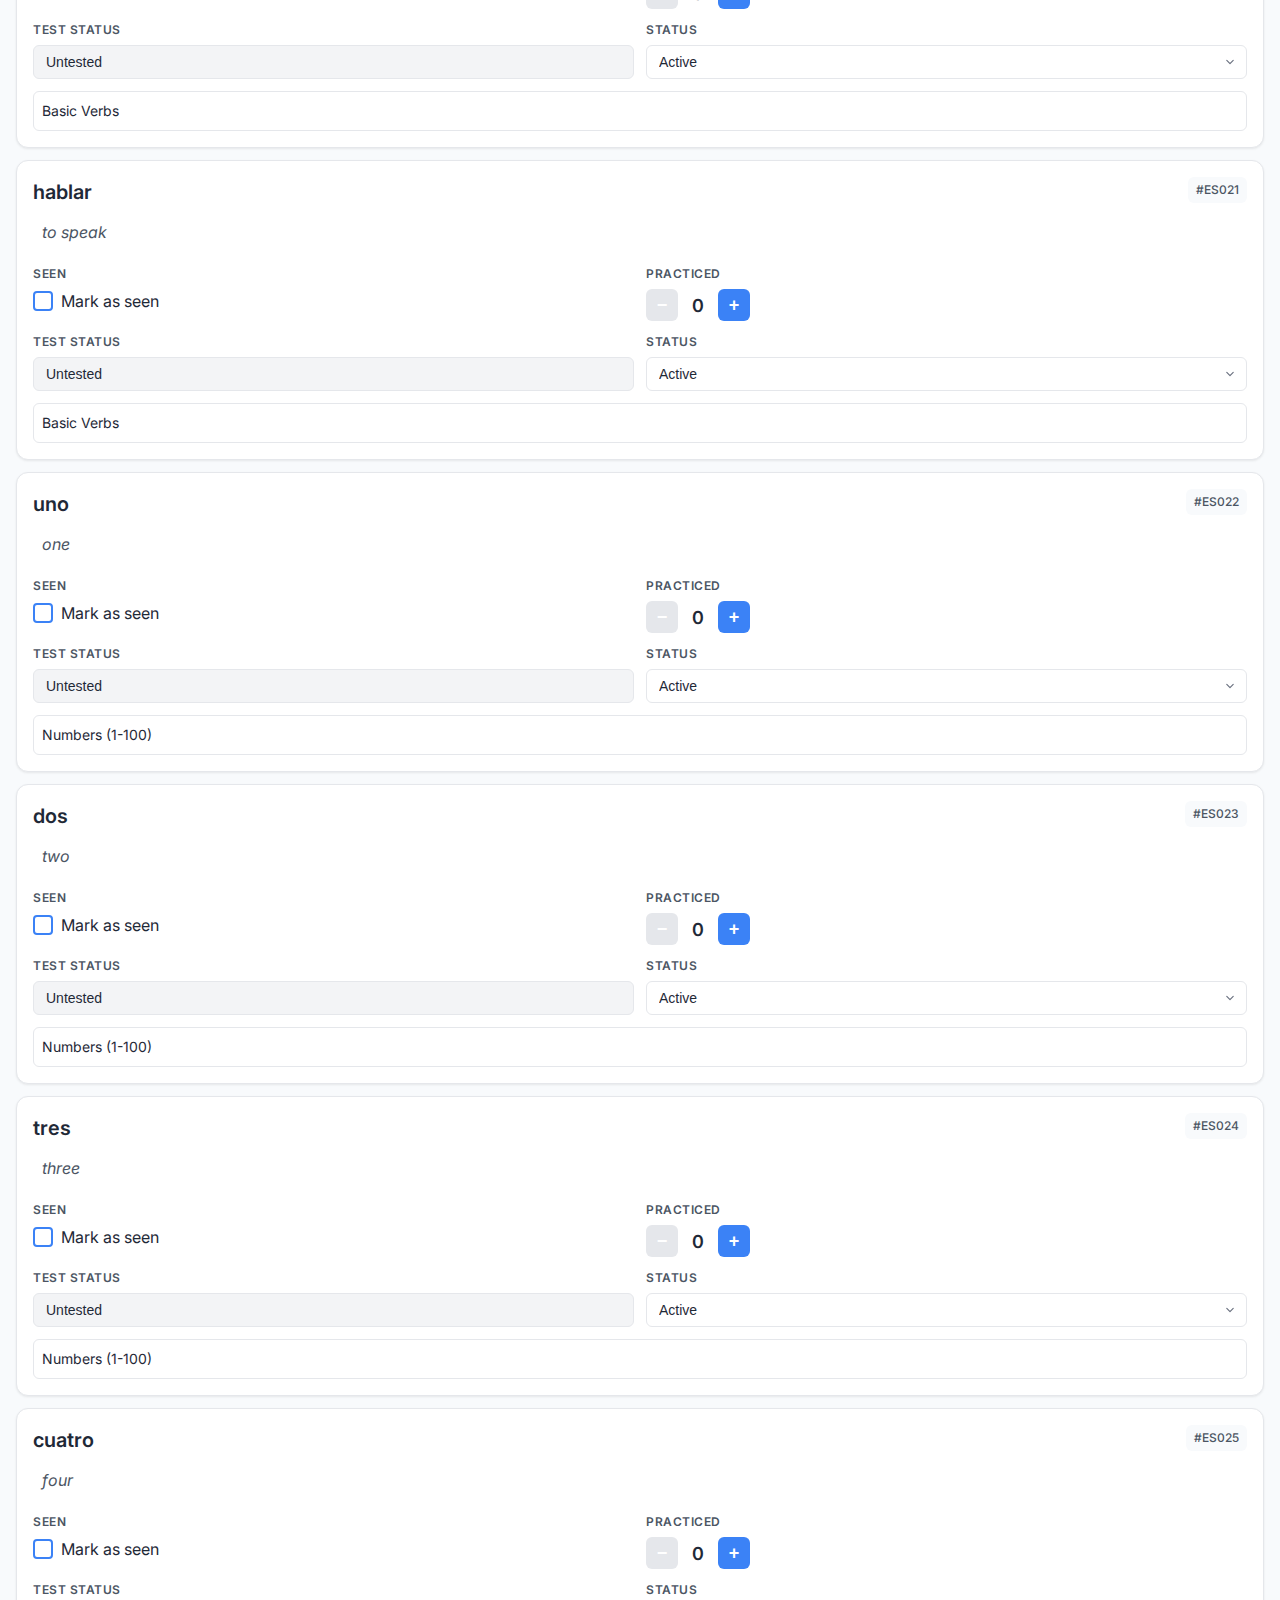
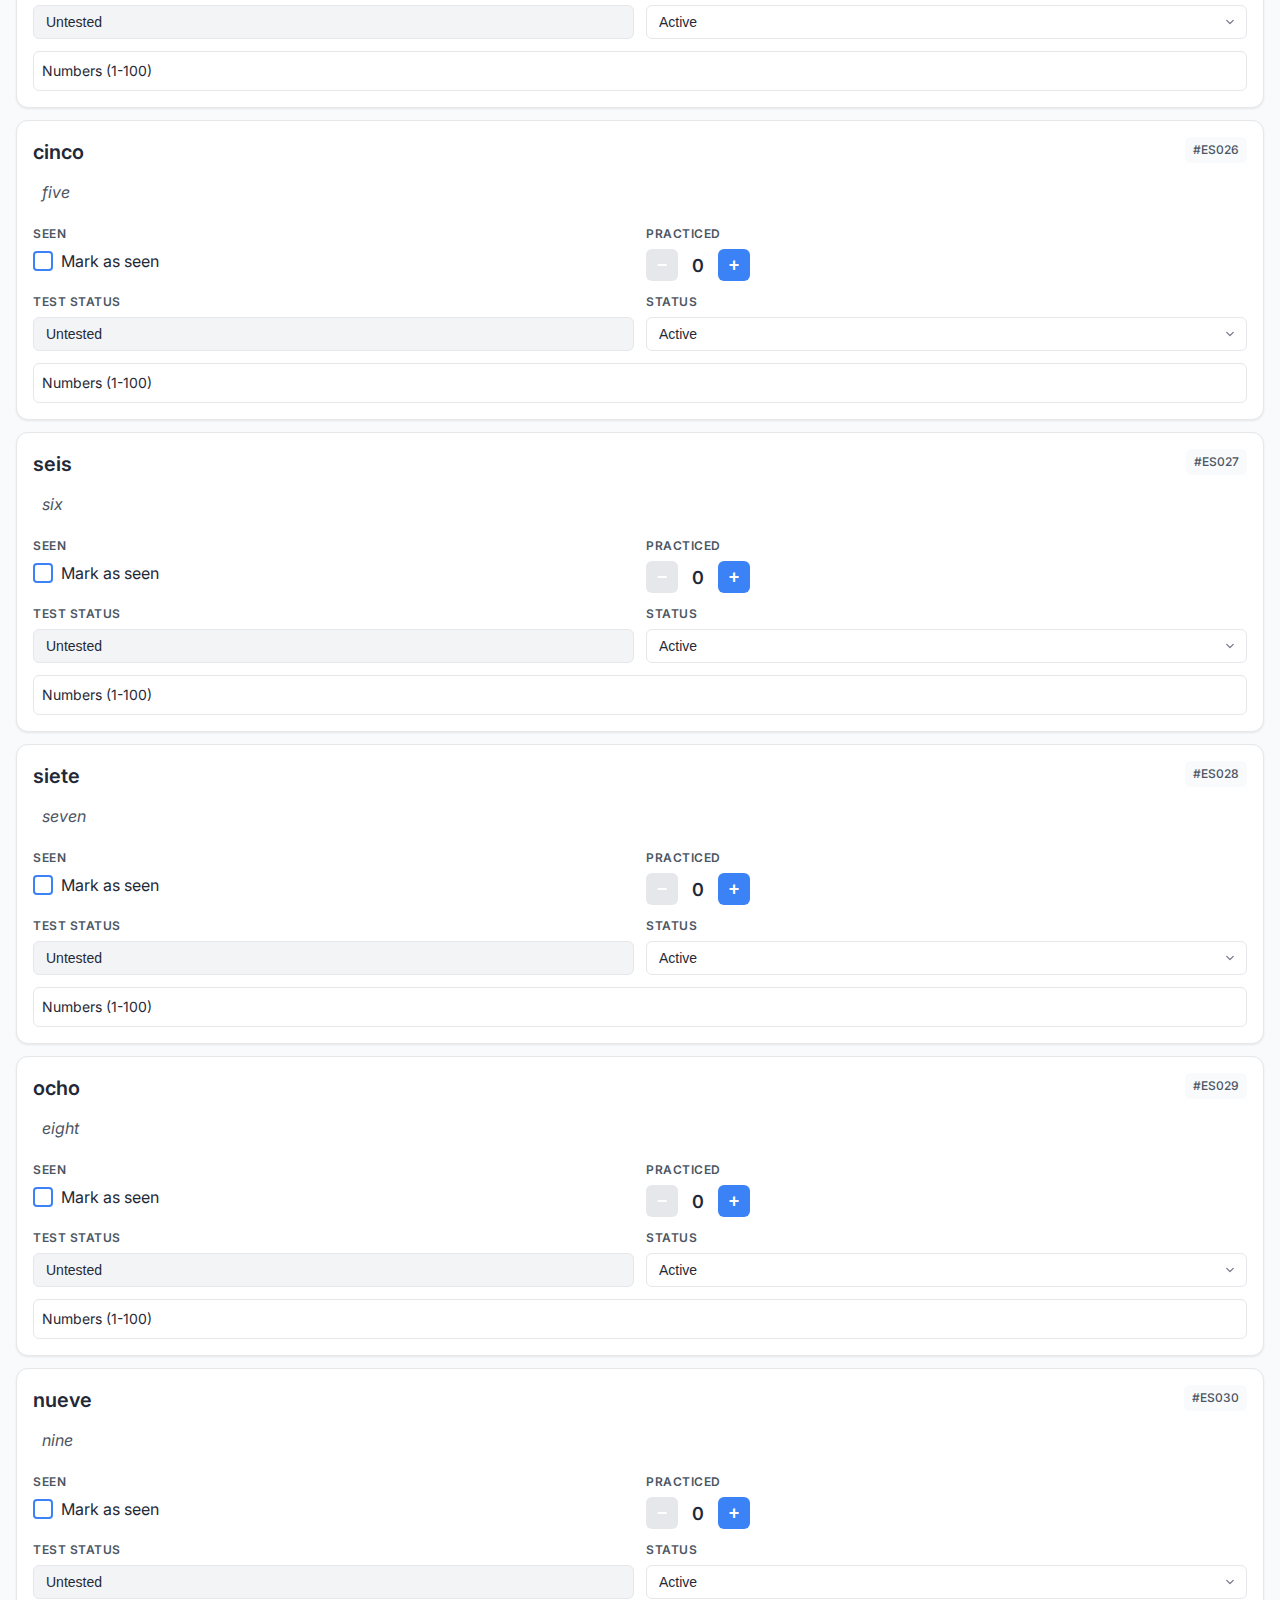
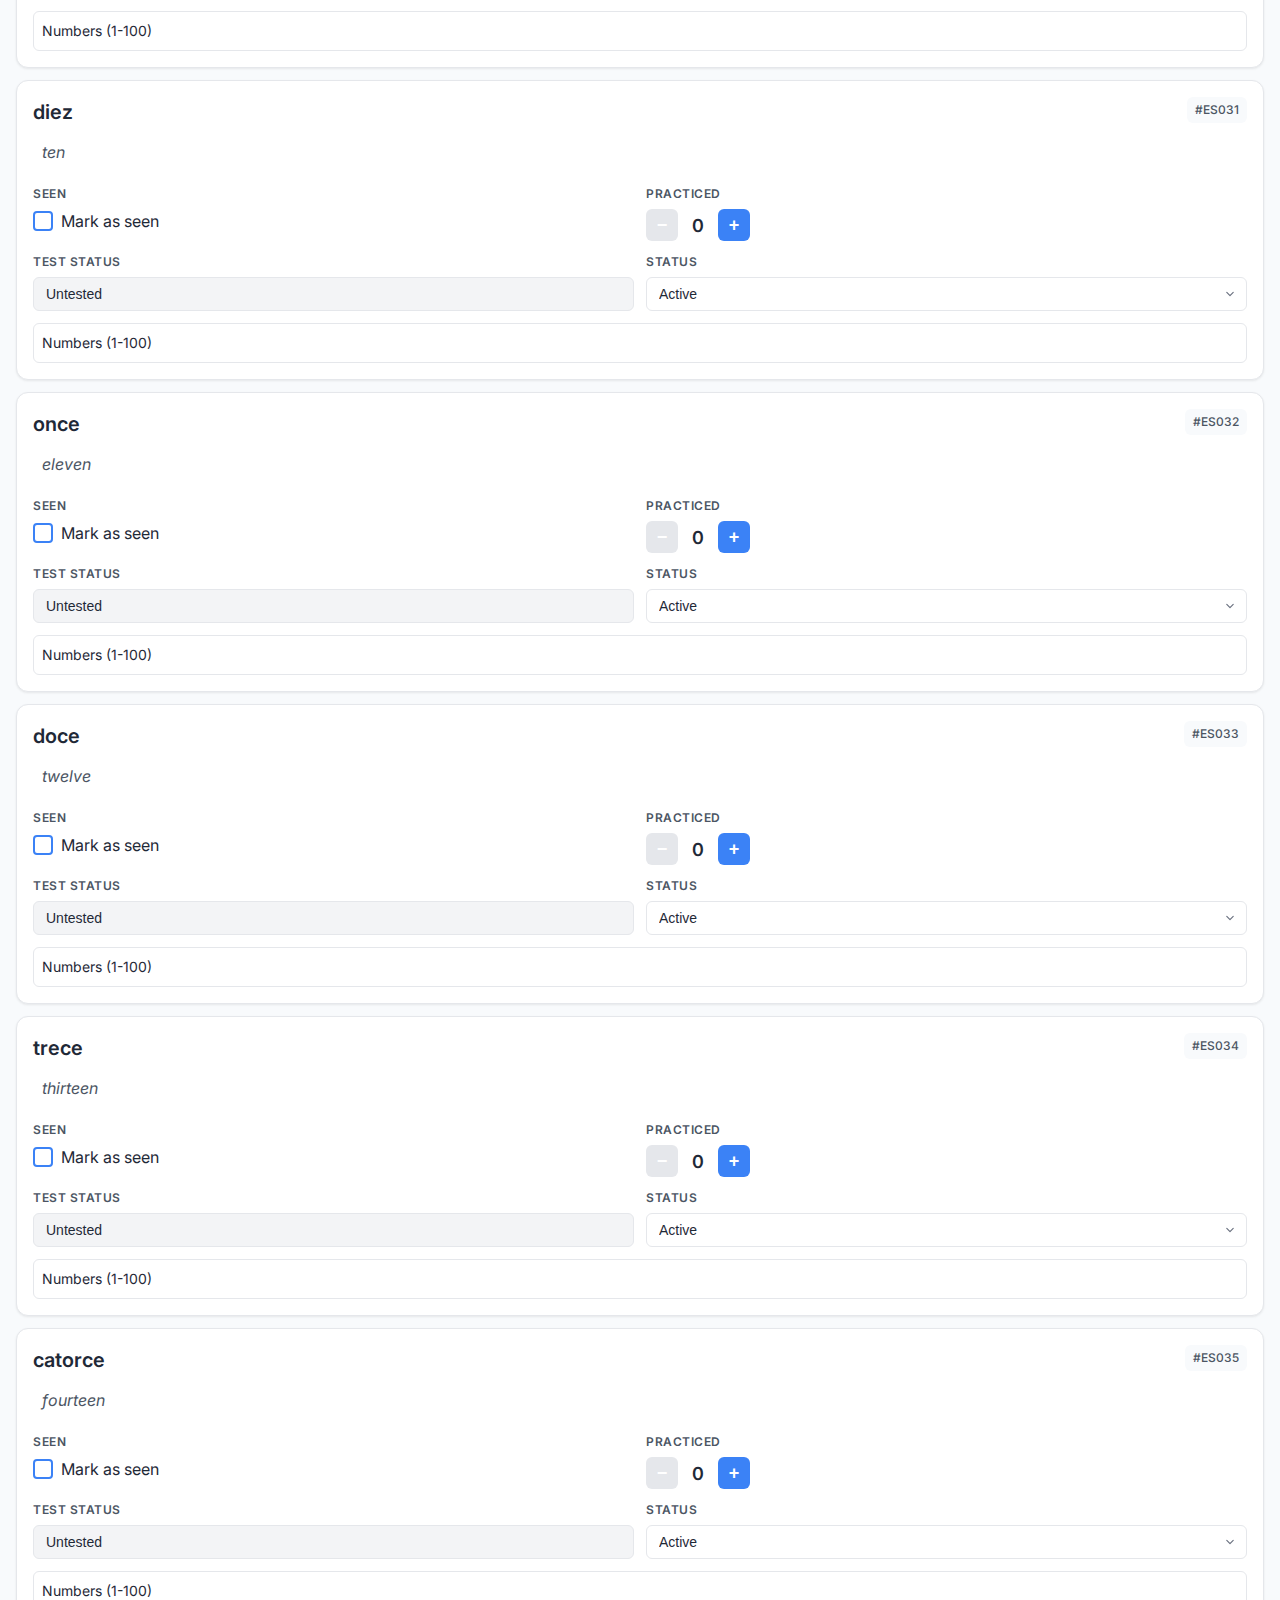
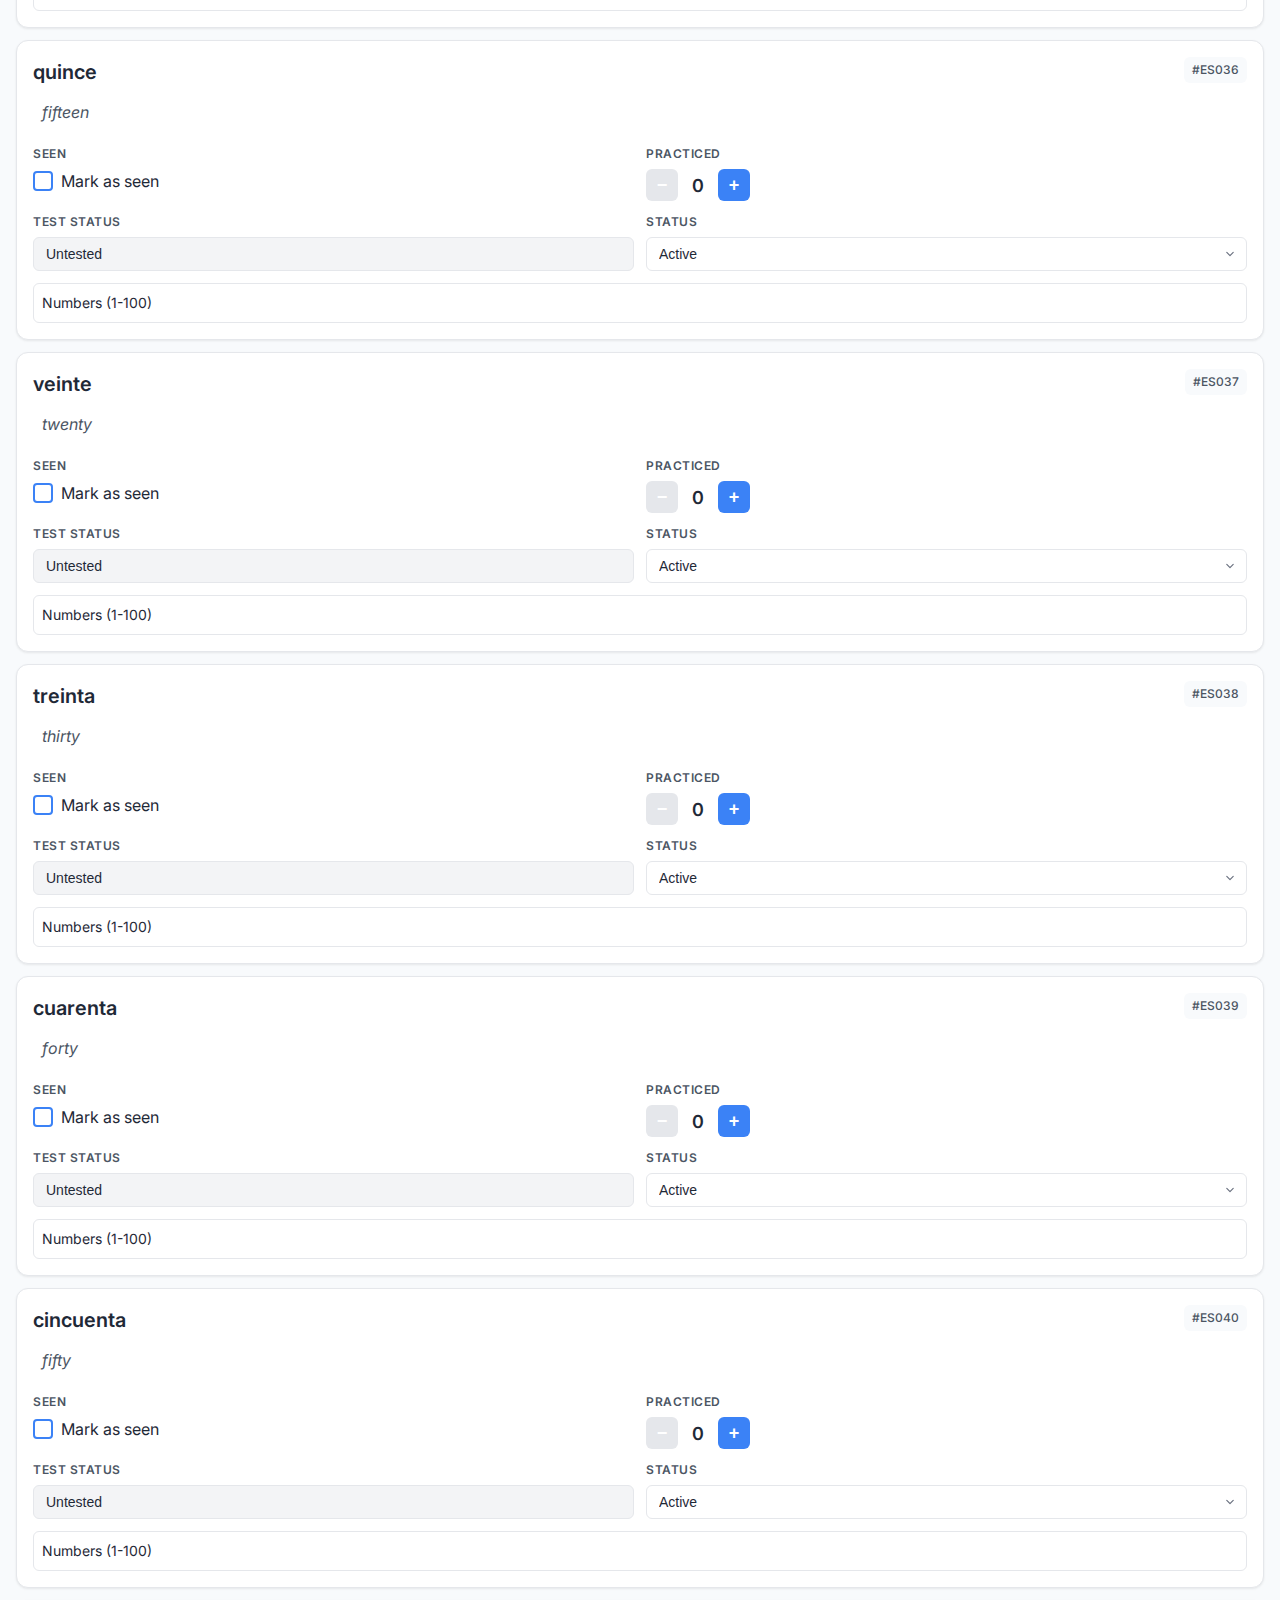
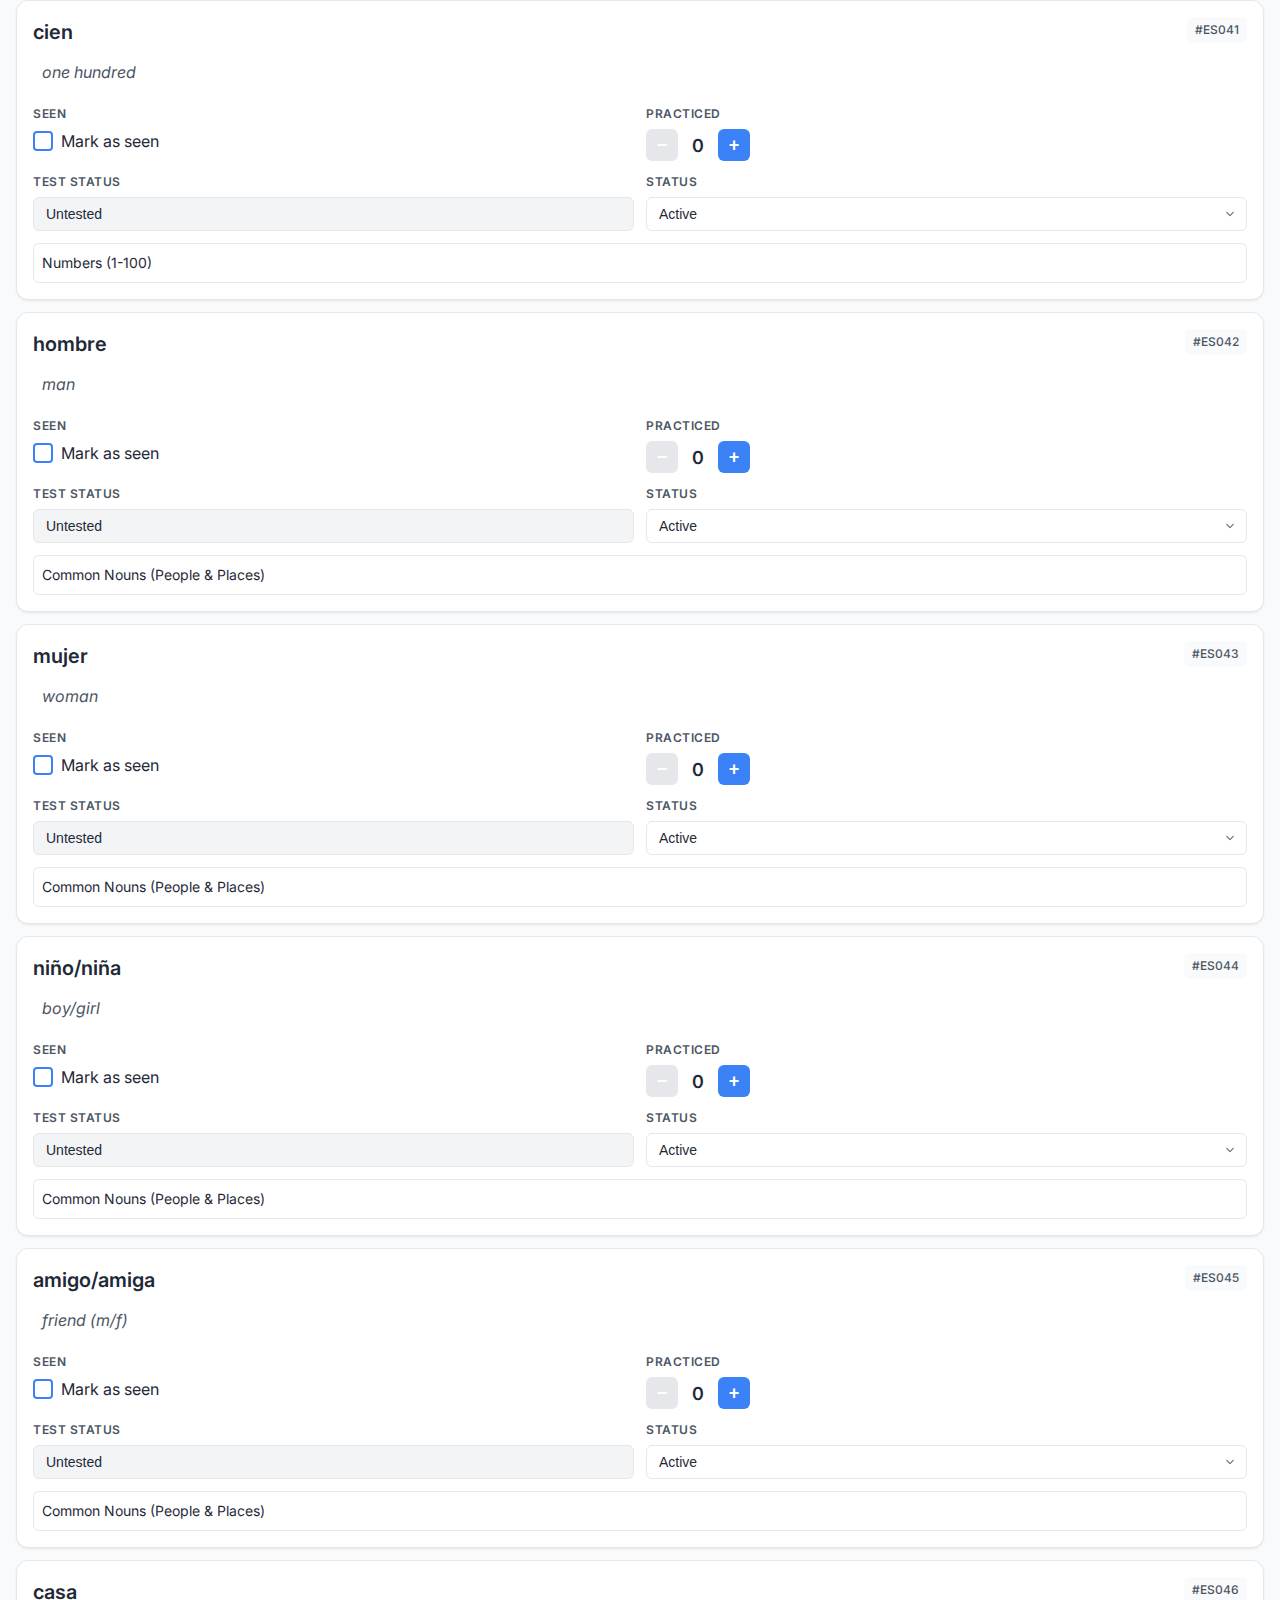
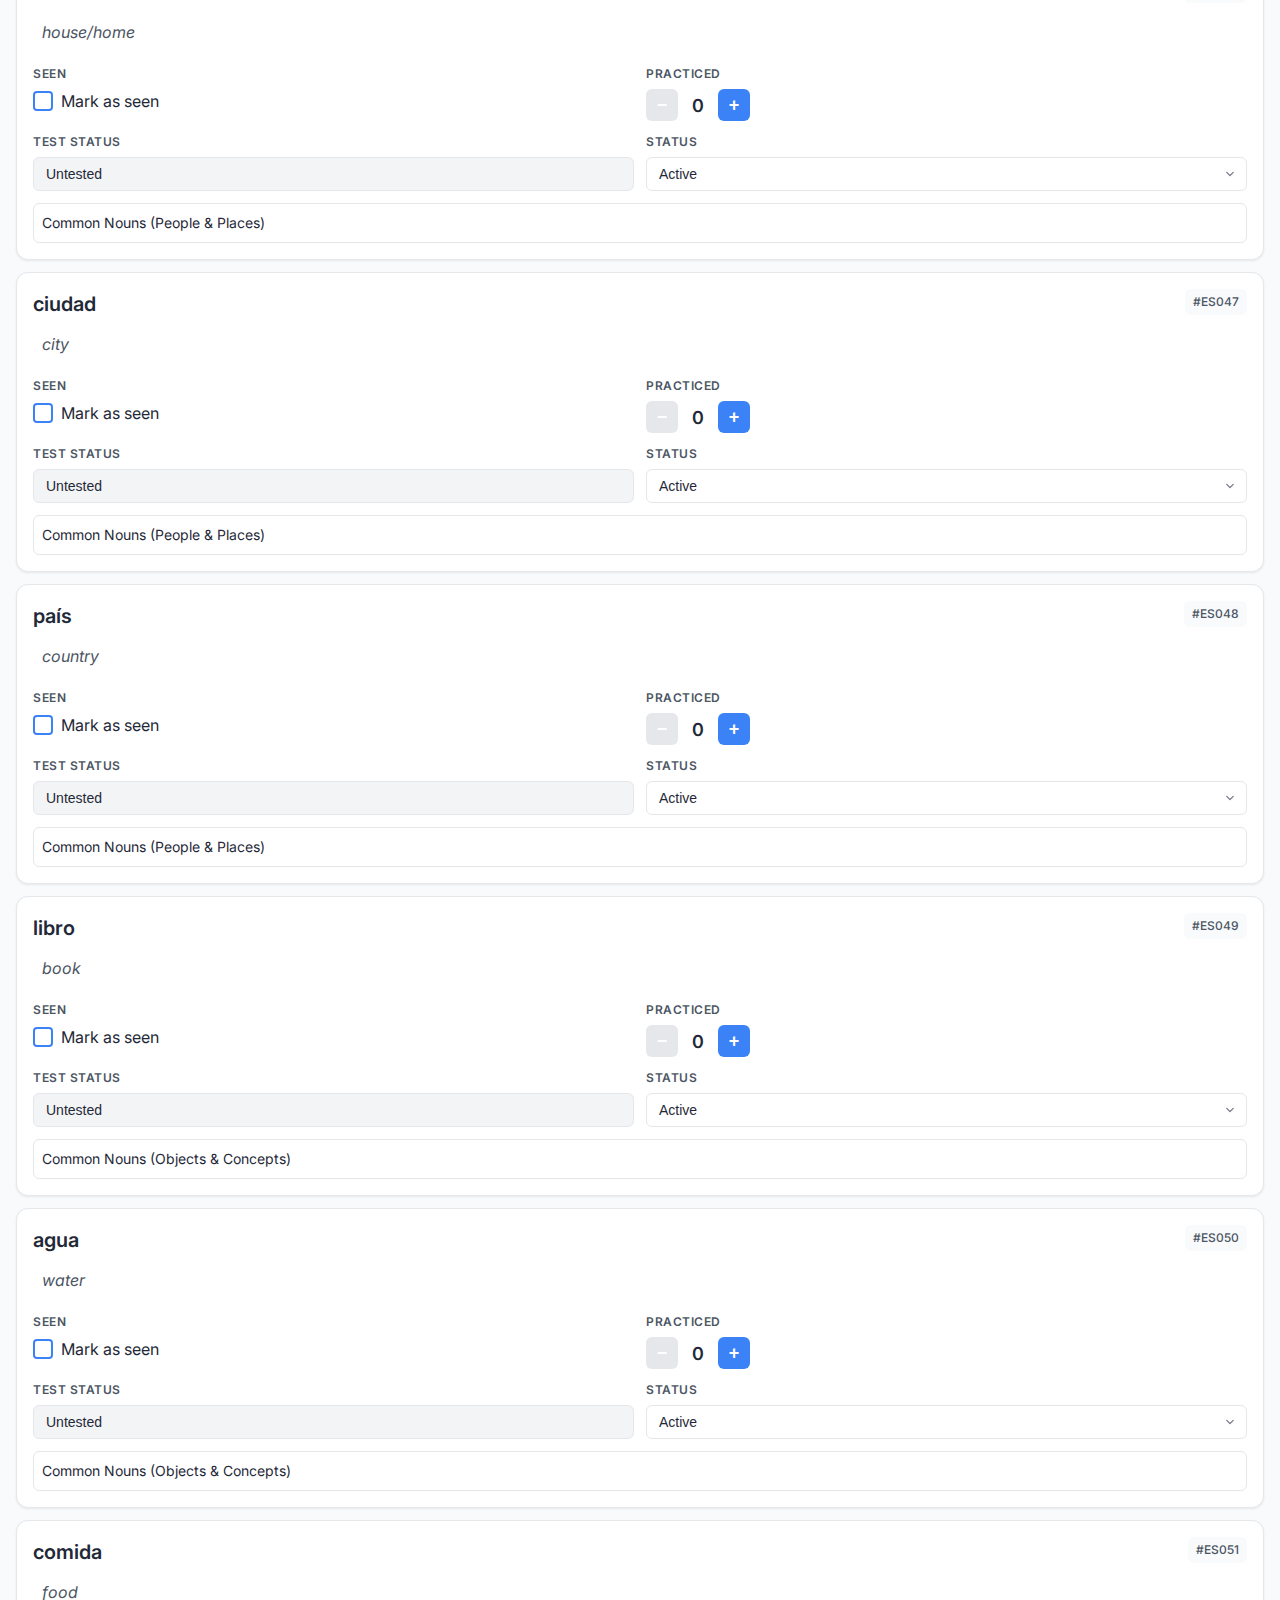
<file: docs/mobile.html>
<!DOCTYPE html>
<html lang="en">
<head>
    <meta charset="UTF-8">
    <meta name="viewport" content="width=device-width, initial-scale=1.0, user-scalable=no">
    <title>Vox Mobile - Vocab Tracker</title>
    <!-- Link to Google Fonts for 'Inter' -->
    <link href="https://fonts.googleapis.com/css2?family=Inter:wght@300;400;500;600;700&display=swap" rel="stylesheet">
    <!-- Mobile-specific styles -->
    <style>
        /* Mobile-First CSS Variables */
        :root {
            --primary-color: #3b82f6;
            --primary-dark: #2563eb;
            --secondary-color: #10b981;
            --secondary-dark: #059669;
            --accent-color: #f97316;
            --accent-dark: #ea580c;
            --tertiary-color: #ef4444;
            --tertiary-dark: #dc2626;

            --background-color: #f8fafc;
            --surface-color: #ffffff;
            --text-color-primary: #1f2937;
            --text-color-secondary: #4b5563;
            --border-color: #e5e7eb;

            --shadow-light: 0 1px 3px 0 rgba(0, 0, 0, 0.05), 0 1px 2px 0 rgba(0, 0, 0, 0.03);
            --shadow-medium: 0 4px 6px -1px rgba(0, 0, 0, 0.1), 0 2px 4px -1px rgba(0, 0, 0, 0.06);
            --shadow-strong: 0 10px 15px -3px rgba(0, 0, 0, 0.1), 0 4px 6px -2px rgba(0, 0, 0, 0.05);
        }

        /* Reset and Base Styles */
        * {
            box-sizing: border-box;
            margin: 0;
            padding: 0;
        }

        body {
            font-family: 'Inter', sans-serif;
            background-color: var(--background-color);
            color: var(--text-color-primary);
            line-height: 1.5;
            -webkit-font-smoothing: antialiased;
            -moz-osx-font-smoothing: grayscale;
            padding: 0;
            margin: 0;
            min-height: 100vh;
            display: flex;
            flex-direction: column;
        }

        /* Header */
        .header {
            background: var(--surface-color);
            border-bottom: 1px solid var(--border-color);
            padding: 16px;
            position: sticky;
            top: 0;
            z-index: 100;
            box-shadow: var(--shadow-light);
        }

        .header h1 {
            font-size: 1.5rem;
            font-weight: 700;
            text-align: center;
            margin-bottom: 12px;
            color: var(--text-color-primary);
        }

        /* Language Switcher */
        .language-switch {
            display: flex;
            gap: 8px;
            justify-content: center;
            margin-bottom: 12px;
        }

        .flag-btn {
            display: flex;
            align-items: center;
            gap: 6px;
            padding: 8px 12px;
            border: 2px solid var(--border-color);
            border-radius: 8px;
            background: var(--surface-color);
            color: var(--text-color-secondary);
            font-size: 0.875rem;
            font-weight: 500;
            cursor: pointer;
            transition: all 0.2s ease;
            flex: 1;
            justify-content: center;
            max-width: 120px;
        }

        .flag-btn.selected {
            border-color: var(--primary-color);
            background: var(--primary-color);
            color: white;
        }

        .flag-img {
            width: 20px;
            height: 14px;
            border-radius: 2px;
        }

        /* Controls */
        .controls {
            display: flex;
            flex-direction: column;
            gap: 8px;
        }

        .control-row {
            display: flex;
            gap: 8px;
        }

        .control-btn {
            flex: 1;
            padding: 10px 12px;
            border: none;
            border-radius: 8px;
            background: var(--primary-color);
            color: white;
            font-size: 0.875rem;
            font-weight: 500;
            cursor: pointer;
            transition: background-color 0.2s ease;
            display: flex;
            align-items: center;
            justify-content: center;
            gap: 6px;
            min-height: 44px; /* Touch-friendly */
        }

        .control-btn:active {
            background: var(--primary-dark);
        }

        .control-btn.export-btn {
            background: var(--accent-color);
        }

        .control-btn.export-btn:active {
            background: var(--accent-dark);
        }

        .file-input-wrapper {
            position: relative;
            flex: 1;
        }

        .file-input-wrapper input[type="file"] {
            position: absolute;
            opacity: 0;
            width: 100%;
            height: 100%;
            cursor: pointer;
        }

        .search-box {
            width: 100%;
            padding: 12px 16px;
            border: 1px solid var(--border-color);
            border-radius: 8px;
            font-size: 1rem;
            background: var(--surface-color);
            color: var(--text-color-primary);
        }

        .search-box:focus {
            outline: none;
            border-color: var(--primary-color);
            box-shadow: 0 0 0 3px rgba(59, 130, 246, 0.1);
        }

        /* Message */
        .message {
            margin: 16px;
            padding: 12px 16px;
            border-radius: 8px;
            font-size: 0.875rem;
            font-weight: 500;
            display: none;
        }

        .message.active {
            display: block;
        }

        .message.success {
            background: #d1fae5;
            color: #047857;
            border: 1px solid #a7f3d0;
        }

        .message.error {
            background: #fee2e2;
            color: #dc2626;
            border: 1px solid #fca5a5;
        }

        .message.info {
            background: #dbeafe;
            color: #1e40af;
            border: 1px solid #93c5fd;
        }

        /* Card-based Layout for Mobile */
        .content {
            flex: 1;
            padding: 16px;
            overflow-y: auto;
        }

        .vocab-card {
            background: var(--surface-color);
            border-radius: 12px;
            padding: 16px;
            margin-bottom: 12px;
            box-shadow: var(--shadow-light);
            border: 1px solid var(--border-color);
        }

        .vocab-card.retired {
            opacity: 0.6;
            background: #f9fafb;
        }

        .card-header {
            display: flex;
            justify-content: space-between;
            align-items: flex-start;
            margin-bottom: 12px;
            gap: 12px;
        }

        .word-section {
            flex: 1;
            min-width: 0;
        }

        .word {
            font-size: 1.25rem;
            font-weight: 600;
            color: var(--text-color-primary);
            margin-bottom: 4px;
            word-break: break-word;
        }

        .translation {
            font-size: 1rem;
            color: var(--text-color-secondary);
            font-style: italic;
            word-break: break-word;
            padding: 8px;
            border: 1px solid transparent;
            border-radius: 6px;
            cursor: text;
            transition: all 0.2s ease;
            min-height: 36px;
            display: flex;
            align-items: center;
        }

        .translation:focus {
            outline: none;
            border-color: var(--primary-color);
            background: #f0f9ff;
            font-style: normal;
        }

        .word-id {
            font-size: 0.75rem;
            color: var(--text-color-secondary);
            background: var(--background-color);
            padding: 4px 8px;
            border-radius: 6px;
            font-weight: 500;
            white-space: nowrap;
        }

        .card-controls {
            display: grid;
            grid-template-columns: 1fr 1fr;
            gap: 12px;
            margin: 12px 0;
        }

        .control-group {
            display: flex;
            flex-direction: column;
            gap: 6px;
        }

        .control-label {
            font-size: 0.75rem;
            font-weight: 600;
            color: var(--text-color-secondary);
            text-transform: uppercase;
            letter-spacing: 0.5px;
        }

        .checkbox-wrapper {
            display: flex;
            align-items: center;
            gap: 8px;
        }

        .custom-checkbox {
            width: 20px;
            height: 20px;
            border: 2px solid var(--primary-color);
            border-radius: 4px;
            appearance: none;
            cursor: pointer;
            position: relative;
            transition: all 0.2s ease;
        }

        .custom-checkbox:checked {
            background: var(--primary-color);
        }

        .custom-checkbox:checked::after {
            content: '✓';
            position: absolute;
            top: 50%;
            left: 50%;
            transform: translate(-50%, -50%);
            color: white;
            font-size: 12px;
            font-weight: bold;
        }

        .counter-control {
            display: flex;
            align-items: center;
            gap: 8px;
        }

        .counter-btn {
            width: 32px;
            height: 32px;
            border: none;
            border-radius: 6px;
            background: var(--primary-color);
            color: white;
            font-size: 1.125rem;
            font-weight: bold;
            cursor: pointer;
            display: flex;
            align-items: center;
            justify-content: center;
            transition: background-color 0.2s ease;
        }

        .counter-btn:active {
            background: var(--primary-dark);
        }

        .counter-btn:disabled {
            background: var(--border-color);
            cursor: not-allowed;
        }

        .count-value {
            font-size: 1.125rem;
            font-weight: 600;
            color: var(--text-color-primary);
            min-width: 24px;
            text-align: center;
        }

        .select-wrapper {
            position: relative;
        }

        .status-select {
            width: 100%;
            padding: 8px 12px;
            border: 1px solid var(--border-color);
            border-radius: 6px;
            background: var(--surface-color);
            color: var(--text-color-primary);
            font-size: 0.875rem;
            cursor: pointer;
            appearance: none;
            background-image: url("data:image/svg+xml,%3csvg xmlns='http://www.w3.org/2000/svg' fill='none' viewBox='0 0 20 20'%3e%3cpath stroke='%236b7280' stroke-linecap='round' stroke-linejoin='round' stroke-width='1.5' d='M6 8l4 4 4-4'/%3e%3c/svg%3e");
            background-position: right 8px center;
            background-repeat: no-repeat;
            background-size: 16px;
            padding-right: 32px;
        }

        .status-select:focus {
            outline: none;
            border-color: var(--primary-color);
            box-shadow: 0 0 0 3px rgba(59, 130, 246, 0.1);
        }

        /* Status-specific colors */
        .t-status-untested {
            background: #f3f4f6;
        }

        .t-status-passed {
            background: #d1fae5;
            color: #047857;
        }

        .t-status-failed {
            background: #fee2e2;
            color: #dc2626;
        }

        .notes {
            margin-top: 12px;
            padding: 8px;
            border: 1px solid var(--border-color);
            border-radius: 6px;
            background: var(--surface-color);
            color: var(--text-color-primary);
            font-size: 0.875rem;
            min-height: 40px;
            cursor: text;
            transition: border-color 0.2s ease;
        }

        .notes:focus {
            outline: none;
            border-color: var(--primary-color);
            box-shadow: 0 0 0 3px rgba(59, 130, 246, 0.1);
        }

        .notes:empty:before {
            content: 'Add notes...';
            color: var(--text-color-secondary);
            font-style: italic;
        }

        /* Loading and Empty States */
        .empty-state {
            text-align: center;
            padding: 48px 24px;
            color: var(--text-color-secondary);
        }

        .empty-state h3 {
            font-size: 1.125rem;
            font-weight: 600;
            margin-bottom: 8px;
        }

        .empty-state p {
            font-size: 0.875rem;
        }

        /* Icons */
        .icon {
            width: 16px;
            height: 16px;
            stroke-width: 2;
        }

        /* Safe Area Handling for iOS */
        @supports (padding: max(0px)) {
            .header {
                padding-top: max(16px, env(safe-area-inset-top));
                padding-left: max(16px, env(safe-area-inset-left));
                padding-right: max(16px, env(safe-area-inset-right));
            }

            .content {
                padding-left: max(16px, env(safe-area-inset-left));
                padding-right: max(16px, env(safe-area-inset-right));
                padding-bottom: max(16px, env(safe-area-inset-bottom));
            }
        }

        /* Dark mode support */
        @media (prefers-color-scheme: dark) {
            :root {
                --background-color: #111827;
                --surface-color: #1f2937;
                --text-color-primary: #f9fafb;
                --text-color-secondary: #d1d5db;
                --border-color: #374151;
            }
        }

        /* Footer */
        .footer {
            text-align: center;
            padding: 16px;
            background: var(--surface-color);
            border-top: 1px solid var(--border-color);
            font-size: 0.875rem;
            color: var(--text-color-secondary);
        }

        .footer a {
            color: var(--primary-color);
            text-decoration: none;
        }

        .footer a:hover {
            text-decoration: underline;
        }
    </style>
</head>
<body>
    <div class="header">
        <h1>Vox Mobile</h1>
        
        <!-- Language Selection -->
        <div class="language-switch">
            <button id="spanishBtn" class="flag-btn selected">
                <img src="images/Spain_flag.png" alt="Spain Flag" class="flag-img">
                <span>Spanish</span>
            </button>
            <button id="mandarinBtn" class="flag-btn">
                <img src="images/China_flag.png" alt="China Flag" class="flag-img">
                <span>Mandarin</span>
            </button>
        </div>

        <!-- Controls -->
        <div class="controls">
            <input type="text" id="searchBox" class="search-box" placeholder="Search words, translations, notes...">
            
            <div class="control-row">
                <div class="file-input-wrapper">
                    <button class="control-btn">
                        <svg class="icon" xmlns="http://www.w3.org/2000/svg" viewBox="0 0 24 24" fill="none" stroke="currentColor" stroke-width="2" stroke-linecap="round" stroke-linejoin="round"><path d="M21.2 15V6a2 2 0 0 0-2-2H5a2 2 0 0 0-2 2v12a2 2 0 0 0 2 2h14l2-2 2-2zM10 12l2-2 2 2M12 18V10"/></svg>
                        Upload
                    </button>
                    <input type="file" id="csvFile" accept=".csv">
                </div>
                
                <button id="exportCsvBtn" class="control-btn export-btn">
                    <svg class="icon" xmlns="http://www.w3.org/2000/svg" viewBox="0 0 24 24" fill="none" stroke="currentColor" stroke-width="2" stroke-linecap="round" stroke-linejoin="round"><path d="M21 15v4a2 2 0 0 1-2 2H5a2 2 0 0 1-2-2v-4M7 10l5 5 5-5M12 15V3"/></svg>
                    Export
                </button>
            </div>
        </div>
    </div>

    <div id="message" class="message active info">No CSV loaded. Selecting Spanish by default.</div>

    <div class="content" id="content">
        <!-- Vocabulary cards will be rendered here -->
    </div>

    <div class="footer">
        <p>&copy; 2025 Project Vox Mobile. Optimized for touch.</p>
        <p><a href="index.html?desktop=true">Switch to Desktop Version</a></p>
    </div>

    <script>
        const csvFile = document.getElementById('csvFile');
        const searchBox = document.getElementById('searchBox');
        const content = document.getElementById('content');
        const messageDiv = document.getElementById('message');
        const exportCsvBtn = document.getElementById('exportCsvBtn');
        const spanishBtn = document.getElementById('spanishBtn');
        const mandarinBtn = document.getElementById('mandarinBtn');

        const csvPaths = {
            spanish: 'data/vocab_progress_es.csv',
            mandarin: 'data/vocab_progress_zh.csv'
        };
        
        let vocabData = [];
        let currentLanguage = 'spanish';

        // Utility Functions
        function showMessage(msg, type = 'info') {
            messageDiv.textContent = msg;
            messageDiv.className = 'message active';
            messageDiv.classList.add(type);
            clearTimeout(messageDiv.dataset.timer);
            messageDiv.dataset.timer = setTimeout(() => {
                messageDiv.classList.remove('active');
            }, 5000);
        }

        // CSV Parser (same as desktop version)
        function parseCSV(text) {
            const lines = text.trim().split(/\r?\n/);
            if (lines.length === 0) throw new Error("Empty CSV file.");

            const parseLine = (line) => {
                const values = [];
                let inQuote = false;
                let currentVal = '';
                for (let i = 0; i < line.length; i++) {
                    const char = line[i];
                    if (char === '"' && (i === 0 || line[i-1] === ',' || inQuote)) {
                        inQuote = !inQuote;
                        if (!inQuote && line[i+1] === '"') {
                            currentVal += '"';
                            i++;
                        }
                    } else if (char === ',' && !inQuote) {
                        values.push(currentVal.trim());
                        currentVal = '';
                    } else {
                        currentVal += char;
                    }
                }
                values.push(currentVal.trim());
                return values;
            };

            const headers = parseLine(lines[0]);
            const legacyHeaders = ['word_id', 'word', 'seen', 'practiced_count', 'tested', 'correct_count', 'status', 'notes'];
            const legacyWithTranslation = ['word_id', 'word', 'translation', 'seen', 'practiced_count', 'tested', 'correct_count', 'status', 'notes'];
            const newHeaders = ['word_id', 'word', 'translation', 'seen', 'practiced_count', 'tested_status', 'status', 'notes'];
            const isLegacy = legacyHeaders.every(h => headers.includes(h));
            const isLegacyWithTranslation = legacyWithTranslation.every(h => headers.includes(h));
            const isNew = newHeaders.every(h => headers.includes(h));
            
            if (!isLegacy && !isLegacyWithTranslation && !isNew) {
                throw new Error(`CSV headers do not match expected schema. Expected either: ${legacyHeaders.join(', ')} or ${legacyWithTranslation.join(', ')} or ${newHeaders.join(', ')}`);
            }

            return lines.slice(1).map(line => {
                const values = parseLine(line);
                let row = {};
                headers.forEach((header, i) => {
                    let value = values[i];
                    if (value === undefined) value = '';
                    if (header === 'seen') {
                        row.seen = String(value).toUpperCase() === 'TRUE';
                    } else if (header === 'tested') {
                        row.tested = String(value).toUpperCase() === 'TRUE';
                    } else if (header === 'correct_count') {
                        row.correct_count = parseInt(value, 10) || 0;
                    } else if (header === 'practiced_count') {
                        row.practiced_count = parseInt(value, 10) || 0;
                    } else if (header === 'tested_status') {
                        const n = parseInt(value, 10);
                        row.tested_status = [0,1,2].includes(n) ? n : 0;
                    } else if (header === 'word_id' || header === 'word' || header === 'translation' || header === 'status' || header === 'notes') {
                        row[header] = value;
                    }
                });
                
                if (row.tested_status === undefined) {
                    if (row.tested === true && (row.correct_count || 0) > 0) row.tested_status = 1;
                    else if (row.tested === true) row.tested_status = 2;
                    else row.tested_status = 0;
                }
                return row;
            });
        }

        function toCSV(data) {
            if (data.length === 0) return '';
            const headers = ['word_id','word','translation','seen','practiced_count','tested_status','status','notes'].join(',');
            const rows = data.map(row => {
                const ordered = {
                    word_id: row.word_id,
                    word: row.word,
                    translation: row.translation || '',
                    seen: !!row.seen,
                    practiced_count: Number(row.practiced_count) || 0,
                    tested_status: Number(row.tested_status) || 0,
                    status: row.status || 'active',
                    notes: row.notes || ''
                };
                return Object.values(ordered).map(value => {
                    if (typeof value === 'boolean') {
                        return value ? 'TRUE' : 'FALSE';
                    }
                    if (typeof value === 'string' && (value.includes(',') || value.includes('"'))) {
                        return `"${value.replace(/"/g, '""')}"`;
                    }
                    return value;
                }).join(',');
            });
            return [headers, ...rows].join('\n');
        }

        // Mobile Card Rendering
        function renderCards() {
            const filterText = searchBox.value.toLowerCase();
            let filteredData = vocabData.filter(row => {
                if (!filterText) return true;
                return Object.values(row).some(value => String(value).toLowerCase().includes(filterText));
            });

            if (filteredData.length === 0) {
                content.innerHTML = `
                    <div class="empty-state">
                        <h3>No words found</h3>
                        <p>Try adjusting your search or load a CSV file</p>
                    </div>
                `;
                return;
            }

            content.innerHTML = filteredData.map(row => `
                <div class="vocab-card ${row.status === 'retired' ? 'retired' : ''}" data-word-id="${row.word_id}">
                    <div class="card-header">
                        <div class="word-section">
                            <div class="word">${row.word}</div>
                            <div class="translation" contenteditable="true" data-field="translation">${row.translation || ''}</div>
                        </div>
                        <div class="word-id">#${row.word_id}</div>
                    </div>
                    
                    <div class="card-controls">
                        <div class="control-group">
                            <div class="control-label">Seen</div>
                            <div class="checkbox-wrapper">
                                <input type="checkbox" class="custom-checkbox" ${row.seen ? 'checked' : ''} data-field="seen">
                                <span>Mark as seen</span>
                            </div>
                        </div>
                        
                        <div class="control-group">
                            <div class="control-label">Practiced</div>
                            <div class="counter-control">
                                <button class="counter-btn" data-action="decrease" ${row.practiced_count <= 0 ? 'disabled' : ''}>−</button>
                                <span class="count-value">${row.practiced_count}</span>
                                <button class="counter-btn" data-action="increase">+</button>
                            </div>
                        </div>
                        
                        <div class="control-group">
                            <div class="control-label">Test Status</div>
                            <div class="select-wrapper">
                                <select class="status-select t-status-${['untested','passed','failed'][row.tested_status] || 'untested'}" data-field="tested_status">
                                    <option value="0" ${row.tested_status === 0 ? 'selected' : ''}>Untested</option>
                                    <option value="1" ${row.tested_status === 1 ? 'selected' : ''}>Passed</option>
                                    <option value="2" ${row.tested_status === 2 ? 'selected' : ''}>Failed</option>
                                </select>
                            </div>
                        </div>
                        
                        <div class="control-group">
                            <div class="control-label">Status</div>
                            <div class="select-wrapper">
                                <select class="status-select" data-field="status">
                                    <option value="active" ${row.status === 'active' ? 'selected' : ''}>Active</option>
                                    <option value="retired" ${row.status === 'retired' ? 'selected' : ''}>Retired</option>
                                </select>
                            </div>
                        </div>
                    </div>
                    
                    <div class="notes" contenteditable="true" data-field="notes">${row.notes || ''}</div>
                </div>
            `).join('');

            // Add event listeners to the rendered cards
            attachCardEventListeners();
        }

        function attachCardEventListeners() {
            content.addEventListener('change', (e) => {
                const card = e.target.closest('.vocab-card');
                if (!card) return;
                
                const wordId = card.dataset.wordId;
                const row = vocabData.find(r => r.word_id === wordId);
                if (!row) return;

                const field = e.target.dataset.field;
                
                if (field === 'seen') {
                    row.seen = e.target.checked;
                } else if (field === 'tested_status') {
                    row.tested_status = parseInt(e.target.value);
                    e.target.className = `status-select t-status-${['untested','passed','failed'][row.tested_status]}`;
                } else if (field === 'status') {
                    row.status = e.target.value;
                    card.className = `vocab-card ${row.status === 'retired' ? 'retired' : ''}`;
                }
            });

            content.addEventListener('click', (e) => {
                if (e.target.classList.contains('counter-btn')) {
                    const card = e.target.closest('.vocab-card');
                    const wordId = card.dataset.wordId;
                    const row = vocabData.find(r => r.word_id === wordId);
                    if (!row) return;

                    const action = e.target.dataset.action;
                    if (action === 'increase') {
                        row.practiced_count++;
                    } else if (action === 'decrease' && row.practiced_count > 0) {
                        row.practiced_count--;
                    }
                    
                    renderCards();
                }
            });

            content.addEventListener('blur', (e) => {
                if (e.target.contentEditable === 'true') {
                    const card = e.target.closest('.vocab-card');
                    if (!card) return;
                    
                    const wordId = card.dataset.wordId;
                    const row = vocabData.find(r => r.word_id === wordId);
                    if (!row) return;

                    const field = e.target.dataset.field;
                    if (field) {
                        row[field] = e.target.textContent.trim();
                    }
                }
            }, true);
        }

        // Event Listeners
        csvFile.addEventListener('change', async (event) => {
            const file = event.target.files[0];
            if (!file) return;

            try {
                const text = await file.text();
                vocabData = parseCSV(text);
                renderCards();
                showMessage(`CSV loaded successfully! Found ${vocabData.length} words.`, 'success');
                spanishBtn.classList.remove('selected');
                mandarinBtn.classList.remove('selected');
            } catch (error) {
                console.error("Error loading CSV:", error);
                showMessage(`Error loading CSV: ${error.message}`, 'error');
                vocabData = [];
                renderCards();
            }
        });

        searchBox.addEventListener('input', renderCards);

        exportCsvBtn.addEventListener('click', () => {
            if (vocabData.length === 0) {
                showMessage('No data to export. Please load a CSV first.', 'error');
                return;
            }
            const csvContent = toCSV(vocabData);
            const blob = new Blob([csvContent], { type: 'text/csv;charset=utf-8;' });
            const url = URL.createObjectURL(blob);
            const a = document.createElement('a');
            a.href = url;
            const filename = `vocab_progress_${currentLanguage}_${new Date().toISOString().slice(0,10).replace(/-/g,'')}.csv`;
            a.download = filename;
            document.body.appendChild(a);
            a.click();
            document.body.removeChild(a);
            URL.revokeObjectURL(url);
            showMessage('CSV exported successfully!', 'success');
        });

        // Language Switching
        async function switchLanguage(lang) {
            currentLanguage = lang;
            spanishBtn.classList.remove('selected');
            mandarinBtn.classList.remove('selected');
            document.getElementById(`${lang}Btn`).classList.add('selected');
            csvFile.value = '';
            await loadVocabFromPath(csvPaths[lang]);
        }

        async function loadVocabFromPath(path) {
            try {
                const response = await fetch(path);
                if (!response.ok) {
                    throw new Error(`Could not load CSV from '${path}'. Please ensure the file exists or use the Upload button.`);
                }
                const text = await response.text();
                vocabData = parseCSV(text);
                renderCards();
                showMessage(`Loaded ${currentLanguage.charAt(0).toUpperCase() + currentLanguage.slice(1)} vocab! Found ${vocabData.length} words.`, 'success');
            } catch (error) {
                console.error("Auto-load error:", error);
                showMessage(`Auto-load failed: ${error.message}`, 'error');
                vocabData = [];
                renderCards();
            }
        }

        // Initialize
        document.addEventListener('DOMContentLoaded', () => {
            switchLanguage('spanish');
            spanishBtn.addEventListener('click', () => switchLanguage('spanish'));
            mandarinBtn.addEventListener('click', () => switchLanguage('mandarin'));
        });
    </script>
</body>
</html>
</file>
<file: docs/style.css>
/* Color Palette & Shadows */
:root {
    --primary-color: #3b82f6; /* Blue-500 for general actions/highlights */
    --primary-dark: #2563eb;
    --secondary-color: #10b981; /* Green-500 for success/positive actions */
    --secondary-dark: #059669;
    --accent-color: #f97316; /* Orange-500 for export/special actions */
    --accent-dark: #ea580c;
    --tertiary-color: #ef4444; /* Red-500 for danger/error/retire */
    --tertiary-dark: #dc2626;

    --background-color: #f8fafc; /* Cool Gray-50 */
    --surface-color: #ffffff;
    --text-color-primary: #1f2937; /* Gray-900 */
    --text-color-secondary: #4b5563; /* Gray-700 */
    --border-color: #e5e7eb; /* Gray-200 */

    --shadow-light: 0 1px 3px 0 rgba(0, 0, 0, 0.05), 0 1px 2px 0 rgba(0, 0, 0, 0.03);
    --shadow-medium: 0 4px 6px -1px rgba(0, 0, 0, 0.1), 0 2px 4px -1px rgba(0, 0, 0, 0.06);
    --shadow-strong: 0 10px 15px -3px rgba(0, 0, 0, 0.1), 0 4px 6px -2px rgba(0, 0, 0, 0.05);

    --success-color: var(--secondary-color);
    --error-color: var(--tertiary-color);
    --info-color: #6b7280;
}

/* General Body Styling */
body {
    font-family: 'Inter', sans-serif;
    margin: 0;
    padding: 24px;
    background-color: var(--background-color);
    color: var(--text-color-primary);
    line-height: 1.6;
    display: flex;
    flex-direction: column;
    min-height: 100vh;
}

/* Header */
h1 {
    color: var(--text-color-primary);
    text-align: center;
    margin-bottom: 32px;
    font-size: 2.8em; /* Slightly larger heading */
    font-weight: 700;
    letter-spacing: -0.02em;
}

/* Language Switcher */
#language-switch {
    display: flex;
    justify-content: center;
    align-items: flex-end; /* Align text baselines if needed */
    gap: 60px; /* Space between flag buttons */
    margin-bottom: 56px;
    margin-top: 12px;
}

.flag-btn {
    padding: 0;
    border: none;
    border-radius: 50%; /* Make it circular */
    background: var(--surface-color); /* Clean white background */
    box-shadow: var(--shadow-medium); /* Standard shadow */
    cursor: pointer;
    transition: transform 0.18s ease-out, box-shadow 0.22s ease, border-color 0.22s ease, filter 0.22s ease;
    width: 140px; /* Increased size */
    height: 140px; /* Increased size */
    display: flex;
    flex-direction: column;
    align-items: center;
    justify-content: center;
    outline: none; /* Remove focus outline */
    position: relative;
    border: 4px solid var(--border-color); /* Neutral border by default */
    filter: grayscale(80%) brightness(0.95); /* Inactive by default */
    opacity: 0.7;
    text-decoration: none; /* Ensure no underline on span if it were a link */
}
.flag-btn span {
    font-size: 1.1em; /* Adjusted font size */
    font-weight: 600; /* Slightly less bold when inactive */
    color: var(--text-color-secondary);
    margin-top: 10px; /* Space between flag and text */
    display: block;
    text-align: center;
    transition: color 0.2s ease;
}

.flag-btn:hover, .flag-btn:focus {
    transform: scale(1.08);
    box-shadow: var(--shadow-strong); /* Stronger shadow on hover */
    filter: grayscale(30%) brightness(1); /* Less grayscale on hover */
    opacity: 0.85;
}

.flag-btn.selected {
    box-shadow: 0 0 0 8px rgba(59, 130, 246, 0.2), var(--shadow-strong); /* Primary color glow around the shadow */
    border-color: var(--primary-color); /* Primary color border when selected */
    filter: none; /* No grayscale when selected */
    opacity: 1;
    transform: scale(1.05); /* Slightly less aggressive scale for selected */
}
.flag-btn.selected span {
    color: var(--primary-dark); /* Highlight text color */
    font-weight: 700; /* Bold when selected */
}

.flag-img {
    height: 90px; /* Image size within the button */
    width: 90px;
    border-radius: 50%;
    box-shadow: var(--shadow-light); /* Subtle shadow for the image itself */
    object-fit: cover;
    background: #fff; /* Ensure white background for transparent flags */
    display: block;
}


/* Control Panel */
.controls {
    background-color: var(--surface-color);
    padding: 24px;
    border-radius: 12px;
    box-shadow: var(--shadow-medium);
    margin-bottom: 32px;
    display: flex;
    flex-wrap: wrap;
    align-items: center;
    justify-content: space-between;
    gap: 20px; /* Gap between control groups */
}

.control-group {
    display: flex;
    align-items: center;
    flex-wrap: wrap;
    gap: 12px; /* Gap between elements within a group */
    flex-grow: 1; /* Allow groups to grow */
    min-width: 250px; /* Ensure groups have a minimum width before wrapping */
}

/* File Actions (Upload/Export) - tucked away right */
.file-actions {
    justify-content: flex-end; /* Align to the right within its flex container */
    flex-basis: auto; /* Allow it to shrink/grow as needed */
    order: 3; /* Push to the end of the flex order */
    min-width: 220px; /* Ensure buttons fit */
}
.file-upload {
    position: relative;
    overflow: hidden;
    display: inline-block;
    cursor: pointer;
}
.file-label {
    background-color: var(--info-color); /* Info color for upload */
    color: white;
    padding: 10px 18px;
    border-radius: 8px;
    cursor: pointer;
    font-size: 0.95em;
    font-weight: 500;
    transition: background-color 0.2s ease, transform 0.1s ease, box-shadow 0.2s ease;
    box-shadow: var(--shadow-light);
    display: flex;
    align-items: center;
    gap: 8px;
    white-space: nowrap;
}
.file-label:hover {
    background-color: #5a626f;
    transform: translateY(-1px);
    box-shadow: var(--shadow-medium);
}
.file-label .icon {
    width: 18px; height: 18px; stroke: white;
}
input[type="file"]#csvFile {
    position: absolute;
    left: 0;
    top: 0;
    opacity: 0;
    cursor: inherit;
    width: 100%;
    height: 100%;
}
.control-btn.export-btn {
    background-color: var(--accent-color);
    display: flex;
    align-items: center;
    gap: 8px;
}
.control-btn.export-btn .icon {
    width: 18px; height: 18px; stroke: white;
}
.control-btn.export-btn:hover {
    background-color: var(--accent-dark);
}

/* Minimal base button style used by Export */
.control-btn {
    color: white;
    border: none;
    padding: 10px 18px;
    border-radius: 8px;
    cursor: pointer;
    font-size: 0.95em;
    font-weight: 500;
    transition: background-color 0.2s ease, transform 0.1s ease, box-shadow 0.2s ease;
    box-shadow: var(--shadow-light);
    white-space: nowrap;
}
.control-btn .icon { width: 16px; height: 16px; stroke: white; }
.control-btn:hover { transform: translateY(-1px); box-shadow: var(--shadow-medium); }

/* Search Action - center */
.search-action {
    order: 2; /* Place in the middle */
    flex-basis: 350px; /* Give search bar more room */
}
.search-action label {
    display: flex;
    align-items: center;
    gap: 8px;
}
.search-action label .icon {
    width: 20px; height: 20px; stroke: var(--text-color-secondary);
}
.search-action input[type="text"] {
    padding: 10px 14px;
    border: 1px solid var(--border-color);
    border-radius: 8px;
    flex-grow: 1;
    min-width: 150px;
    box-sizing: border-box;
    font-size: 0.95em;
    color: var(--text-color-primary);
    background-color: var(--background-color);
    transition: border-color 0.2s ease, box-shadow 0.2s ease;
}
.search-action input[type="text"]:focus {
    outline: none;
    border-color: var(--primary-color);
    box-shadow: 0 0 0 3px rgba(59, 130, 246, 0.25);
}

/* Removed batch actions and generic control-btn styles as per new UX */


/* Message Area */
#message {
    text-align: center;
    margin-bottom: 24px;
    padding: 12px;
    border-radius: 8px;
    font-weight: 500;
    transition: all 0.3s ease-in-out;
    opacity: 0;
    max-height: 0;
    overflow: hidden;
}
#message.active {
    opacity: 1;
    max-height: 50px; /* Sufficient height for one line message */
}
#message.error {
    background-color: var(--error-color);
    color: white;
}
#message.success {
    background-color: var(--success-color);
    color: white;
}
#message.info {
    background-color: var(--info-color);
    color: white;
}

/* Table Container */
.table-container {
    flex-grow: 1;
    overflow-x: auto; /* Scroll table horizontally if too wide */
    background-color: var(--surface-color);
    border-radius: 12px;
    box-shadow: var(--shadow-medium);
    padding: 20px;
}

/* Table Styling */
table {
    width: 100%;
    border-collapse: collapse;
    font-size: 1.0em; /* Slightly larger base font size for readability */
    min-width: 800px;
    table-layout: fixed; /* lock columns to colgroup widths */
}

th, td {
    padding: 8px 12px;
    text-align: left;
    border-bottom: 1px solid var(--border-color);
    vertical-align: middle;
    background: none;
    white-space: nowrap; /* keep controls on one line per cell */
    overflow: hidden;
    text-overflow: ellipsis;
}
tr {
    background: var(--surface-color);
}
tr:nth-child(even) {
    background: var(--background-color);
}

/* Styling for retired words */
tr.retired {
    opacity: 0.6;
    background-color: #f0f0f0;
    color: #888;
}
tr.retired:hover {
    background-color: #e6e6e6;
}

/* Specific Column Styling */
td.word_id, td.status {
    font-weight: 600;
    white-space: nowrap;
}
td.word {
    font-weight: 500;
    white-space: normal; /* allow word text to wrap if needed */
    word-break: break-word;
    padding: 12px 16px; /* extra padding for better spacing */
}
td.translation {
    white-space: normal; /* allow translation text to wrap */
    word-break: break-word;
    padding: 12px 16px; /* extra padding for better spacing */
    font-style: italic;
    color: var(--text-color-secondary);
}
td.translation[contenteditable="true"] {
    cursor: text;
    border-radius: 4px;
    transition: background-color 0.2s ease, outline 0.2s ease;
}
td.translation[contenteditable="true"]:focus {
    outline: 2px solid var(--primary-color);
    background-color: #e0f2fe;
    box-shadow: var(--shadow-light);
    font-style: normal;
    color: var(--text-color-primary);
}
td.notes {
    white-space: normal; /* allow notes to wrap */
    word-break: break-word;
}

/* Inline Editing for Notes */
td.notes[contenteditable="true"] {
    cursor: text;
    padding: 16px 18px; /* Match increased padding */
    min-width: 100px; /* Ensure editable fields have minimum width */
    border-radius: 4px;
    transition: background-color 0.2s ease, outline 0.2s ease;
}
td.notes[contenteditable="true"]:focus {
    outline: 2px solid var(--primary-color);
    background-color: #e0f2fe;
    box-shadow: var(--shadow-light);
}

/* Custom Checkbox Styling */
input[type="checkbox"] {
    appearance: none;
    width: 22px;
    height: 22px;
    border: 2px solid var(--primary-color);
    border-radius: 6px;
    background: #fff;
    cursor: pointer;
    position: relative;
    transition: border-color 0.2s, box-shadow 0.2s;
    box-shadow: 0 1px 3px rgba(0,0,0,0.08);
}
input[type="checkbox"]:checked {
    background: var(--primary-color);
    border-color: var(--primary-dark);
}
input[type="checkbox"]:checked::after {
    content: '';
    display: block;
    position: absolute;
    left: 6px;
    top: 2px;
    width: 6px;
    height: 12px;
    border: solid #fff;
    border-width: 0 3px 3px 0;
    transform: rotate(45deg);
}

/* Practiced Count Inline Controls */
td.practiced_count { padding: 0 8px !important; }

/* Tested Status Styles */
td.tested-status {
    font-weight: 600;
    padding: 0 8px !important;
    background: none;
}
select.t-status-untested, select.t-status-passed, select.t-status-failed {
    font-size: 0.95em;
    padding: 2px 8px;
    border-radius: 6px;
    border: 1px solid var(--border-color);
    margin: 0;
    font-weight: 600;
    background: #f3f4f6;
    color: #6b7280;
}
select.t-status-passed {
    background: #e6fff5;
    color: #059669;
    font-weight: bold;
}
select.t-status-failed {
    background: #fee2e2;
    color: #ef4444;
}

/* Footer */
footer {
    margin-top: 40px;
    text-align: center;
    font-size: 0.85em;
    color: var(--text-color-secondary);
}

/* Responsive Adjustments */
@media (max-width: 900px) {
    body {
        padding: 16px;
    }
    h1 {
        font-size: 2em;
        margin-bottom: 24px;
    }
    #language-switch {
        gap: 30px; /* Smaller gap for flags */
        margin-bottom: 30px;
    }
    .flag-btn {
        width: 110px;
        height: 110px;
    }
    .flag-img {
        width: 70px;
        height: 70px;
    }
    .flag-btn span {
        font-size: 0.9em;
        margin-top: 8px;
    }

    .controls {
        flex-direction: column;
        align-items: stretch;
        gap: 15px;
        padding: 18px;
    }
    .control-group {
        flex-direction: column;
        align-items: stretch;
        gap: 10px;
        min-width: unset; /* Allow groups to be full width */
        flex-basis: auto;
        width: 100%; /* Force full width */
    }
    .file-actions, .search-action {
        order: unset; /* Reset order for small screens */
        justify-content: flex-start; /* Align contents to start */
        padding-top: 0;
        border-top: none;
    }

    /* Adjust specific elements within groups for small screens */
    .file-label, .search-action input[type="text"] {
        width: 100%;
        box-sizing: border-box;
    }
    
    table {
        min-width: unset; /* Allow table to shrink */
    }
    th, td {
        padding: 12px 10px; /* Further reduce table cell padding */
        font-size: 0.9em;
    }
    .control-btn .icon { /* Adjust icon size in table if needed */
        width: 14px; height: 14px;
    }
    td.status select.status-select {
        font-size: 0.85em; /* Smaller font for dropdown on small screens */
        padding: 6px 10px;
        background-position: right 6px center;
        background-size: 14px;
    }
}

/* Practiced controls: compact +/- buttons next to value */
td.practiced_count .pc-wrap {
    display: inline-flex;
    align-items: center;
    gap: 6px;
    flex-wrap: nowrap;
}
button.practiced-control {
    width: 26px;
    height: 26px;
    padding: 0;
    border-radius: 6px;
    border: 1px solid var(--border-color);
    background: var(--background-color);
    color: var(--text-color-primary);
    font-weight: 700;
    line-height: 1;
    display: inline-flex;
    align-items: center;
    justify-content: center;
    cursor: pointer;
    box-shadow: var(--shadow-light);
    transition: background-color 0.15s ease, border-color 0.15s ease, transform 0.08s ease;
}
button.practiced-control:hover {
    background: #fff;
    border-color: var(--primary-color);
}
button.practiced-control:active {
    transform: translateY(1px);
}
td.practiced_count .count-val {
    min-width: 18px;
    text-align: center;
    font-weight: 600;
}

/* Tested status dropdown color coding */
td.tested-status select {
    min-width: 110px;
    padding: 6px 8px;
    border-radius: 6px;
    border: 1px solid var(--border-color);
    background: var(--background-color);
    font-weight: 600;
}
td.tested-status { flex-wrap: nowrap; }
select.t-status-untested {
    background: #f3f4f6; /* gray-100 */
    color: #374151; /* gray-700 */
    border-color: #d1d5db; /* gray-300 */
}
select.t-status-passed {
    background: #d1fae5; /* green-100 */
    color: #065f46; /* green-800 */
    border-color: #10b981; /* green-500 */
}
select.t-status-failed {
    background: #fee2e2; /* red-100 */
    color: #7f1d1d; /* red-900 */
    border-color: #ef4444; /* red-500 */
}

/* Status dropdown styles */
td.status select.status-select {
    min-width: 110px;
    padding: 6px 8px;
    border-radius: 6px;
    border: 1px solid var(--border-color);
    background: var(--background-color);
    font-weight: 600;
}
</file>
